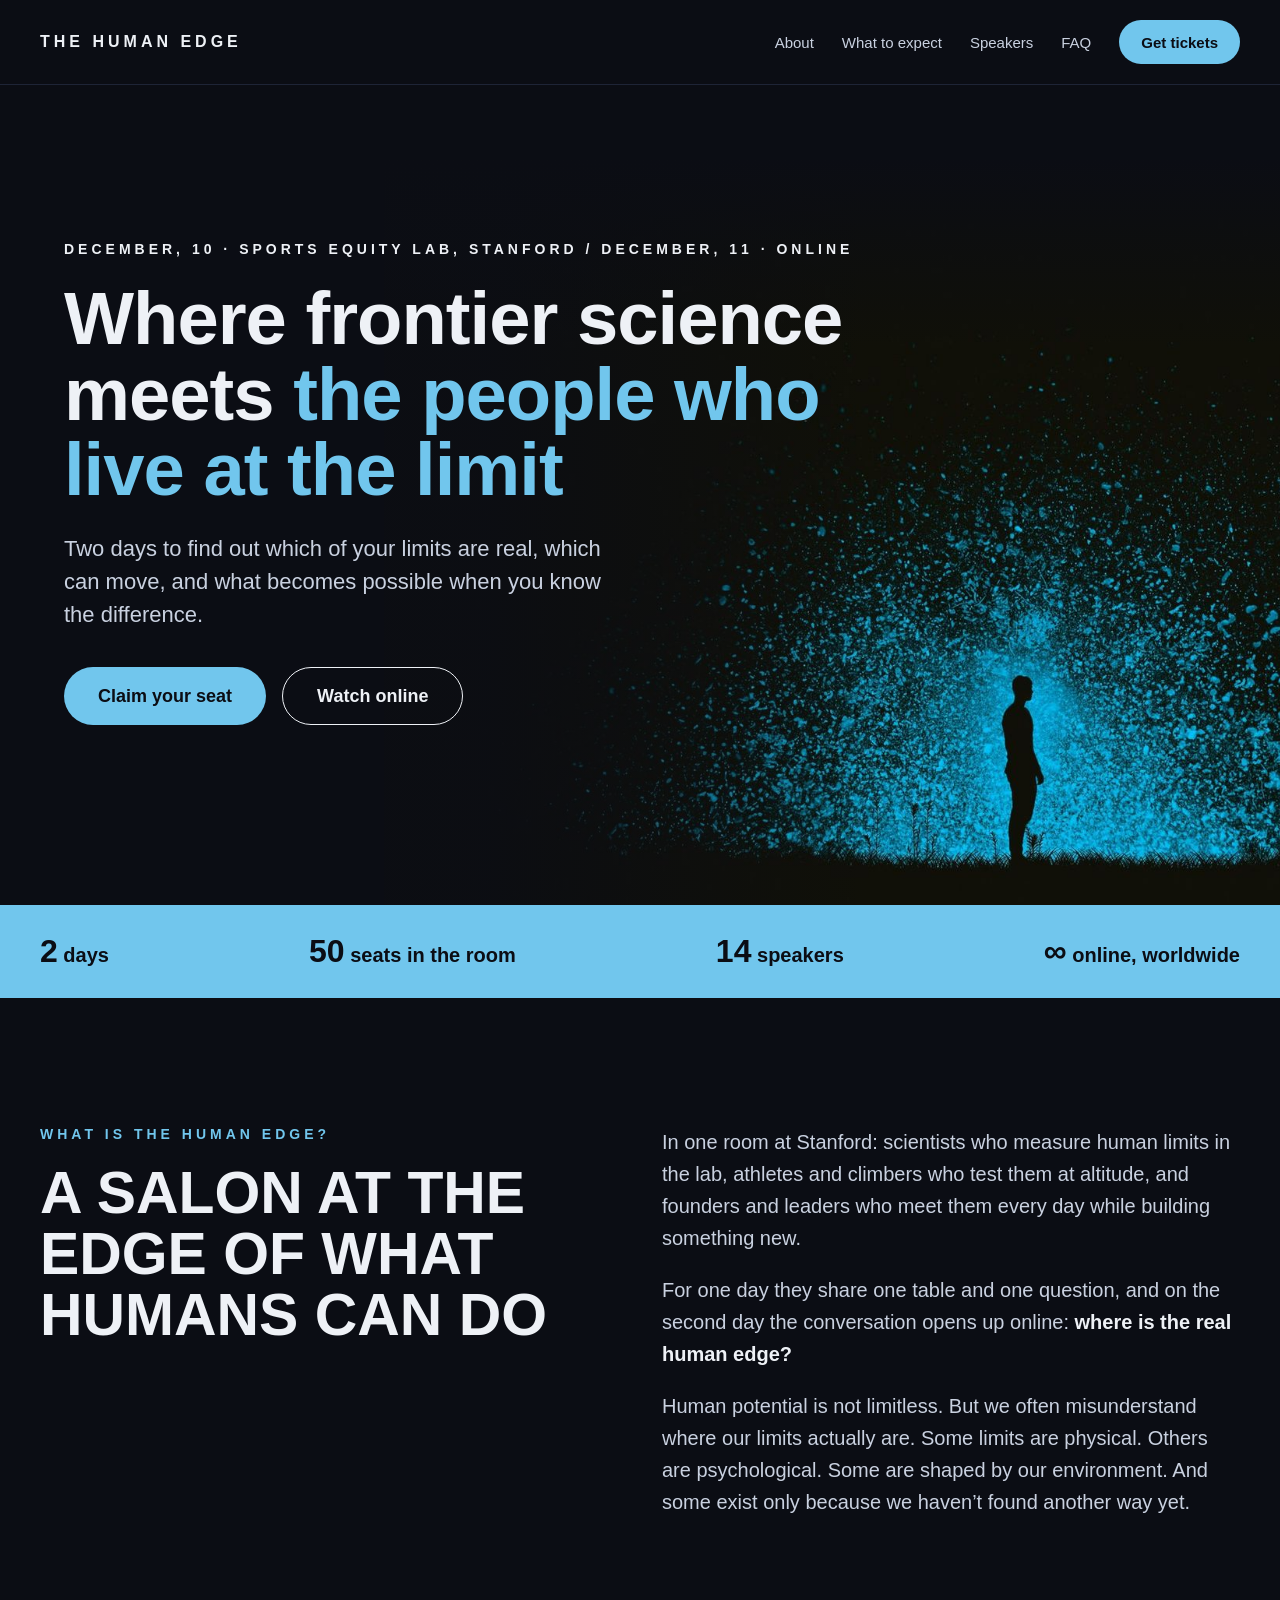
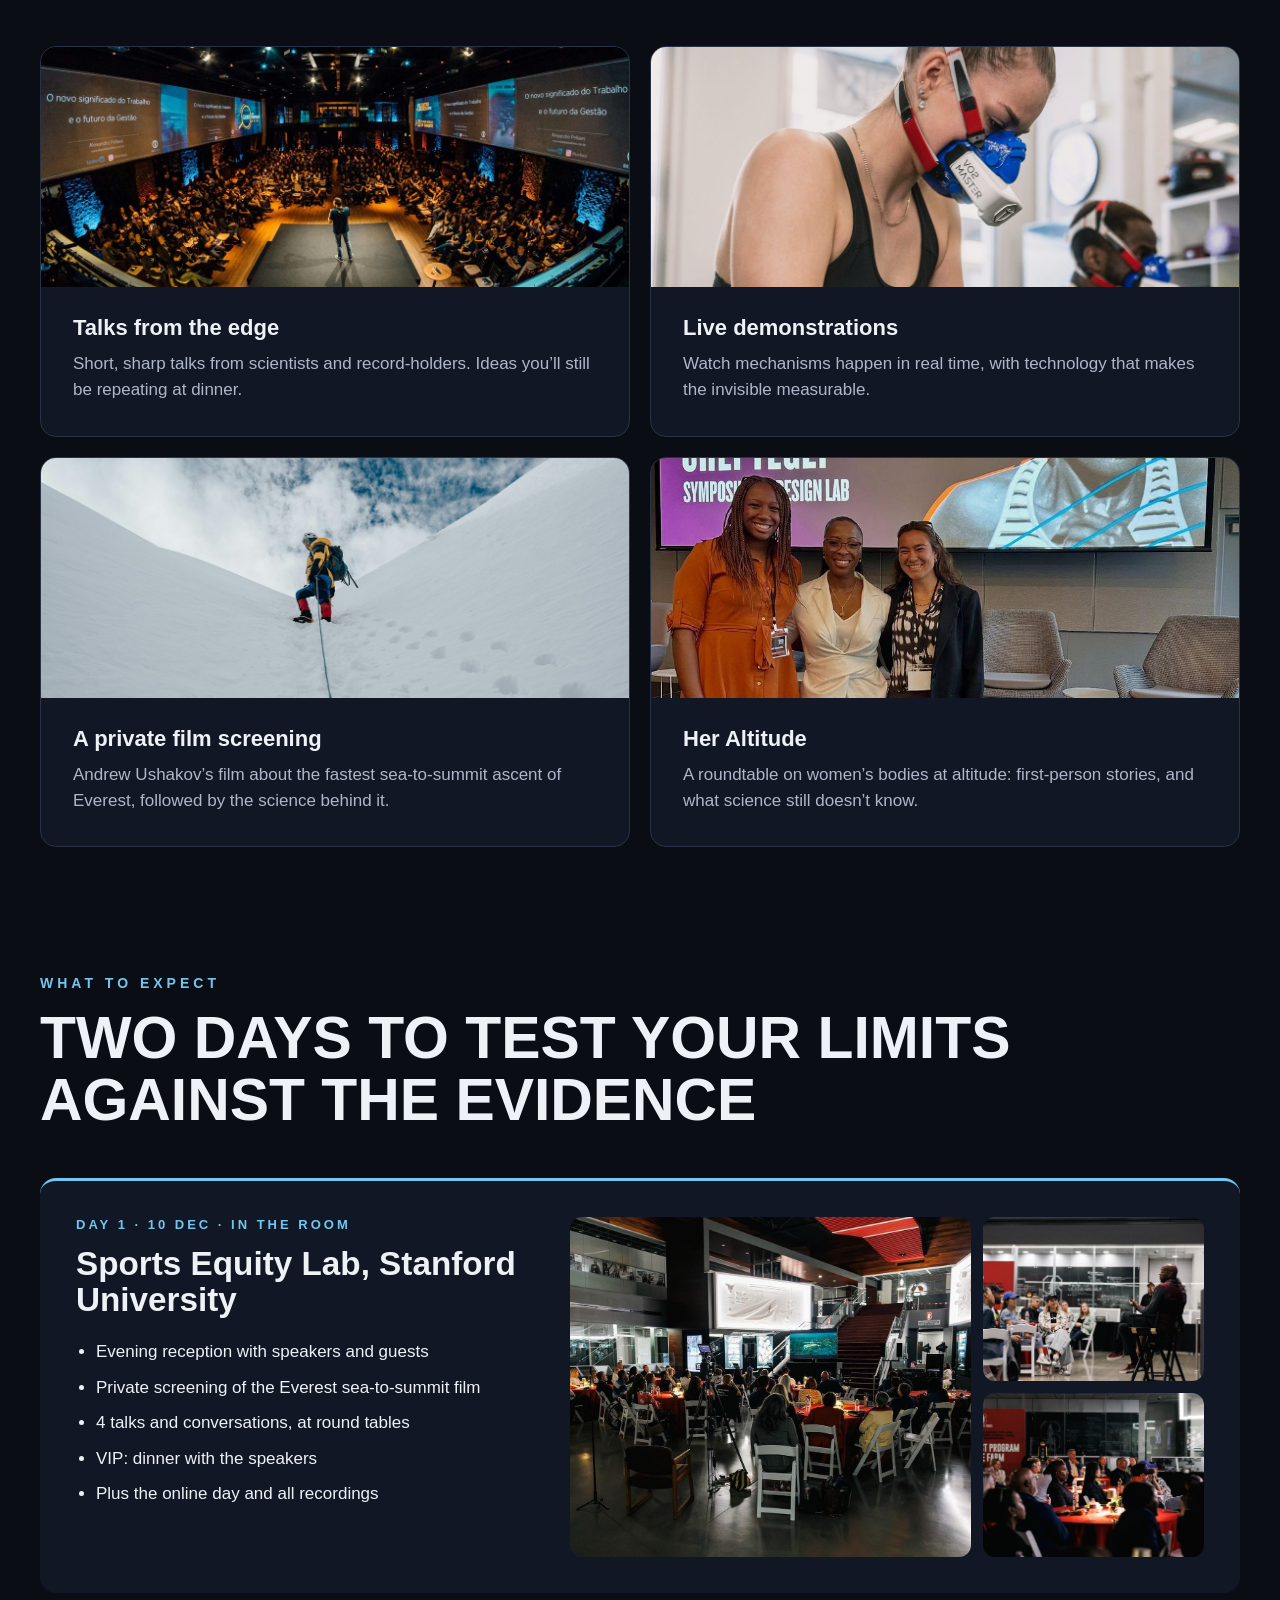
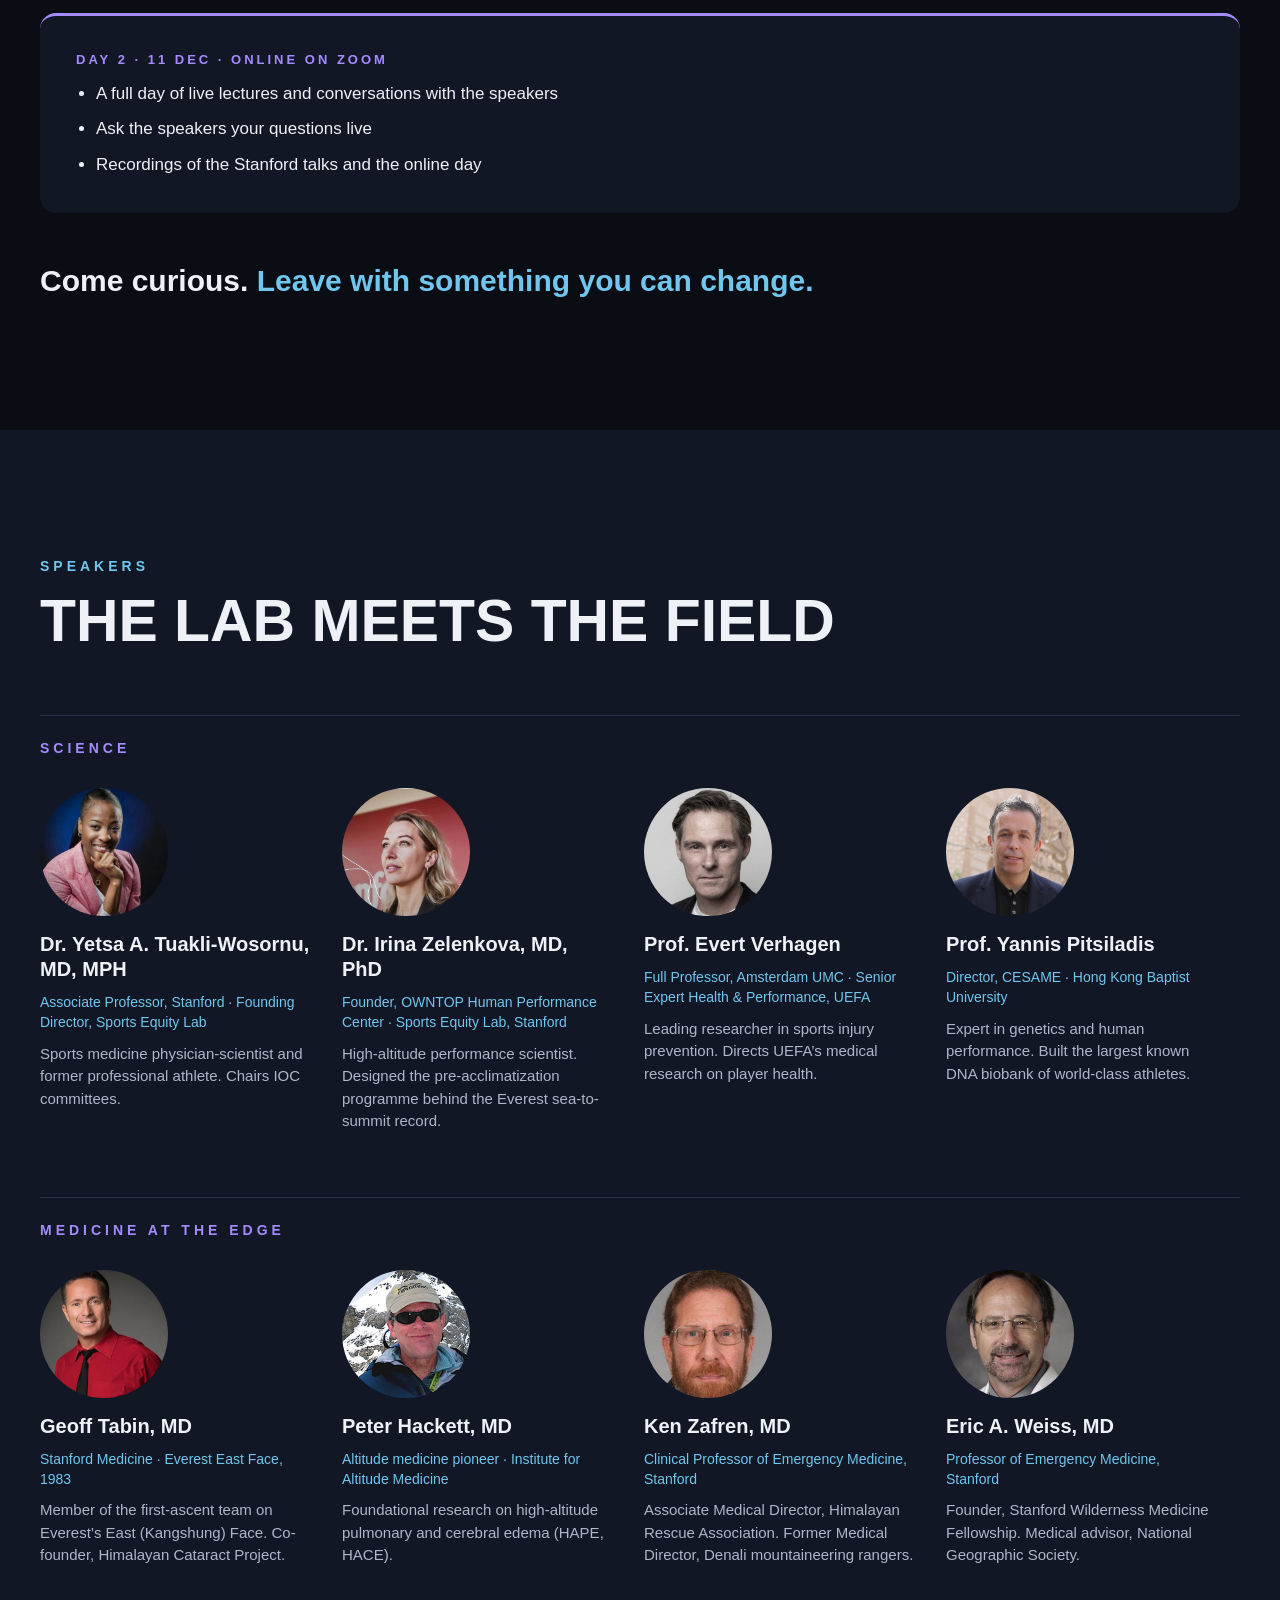
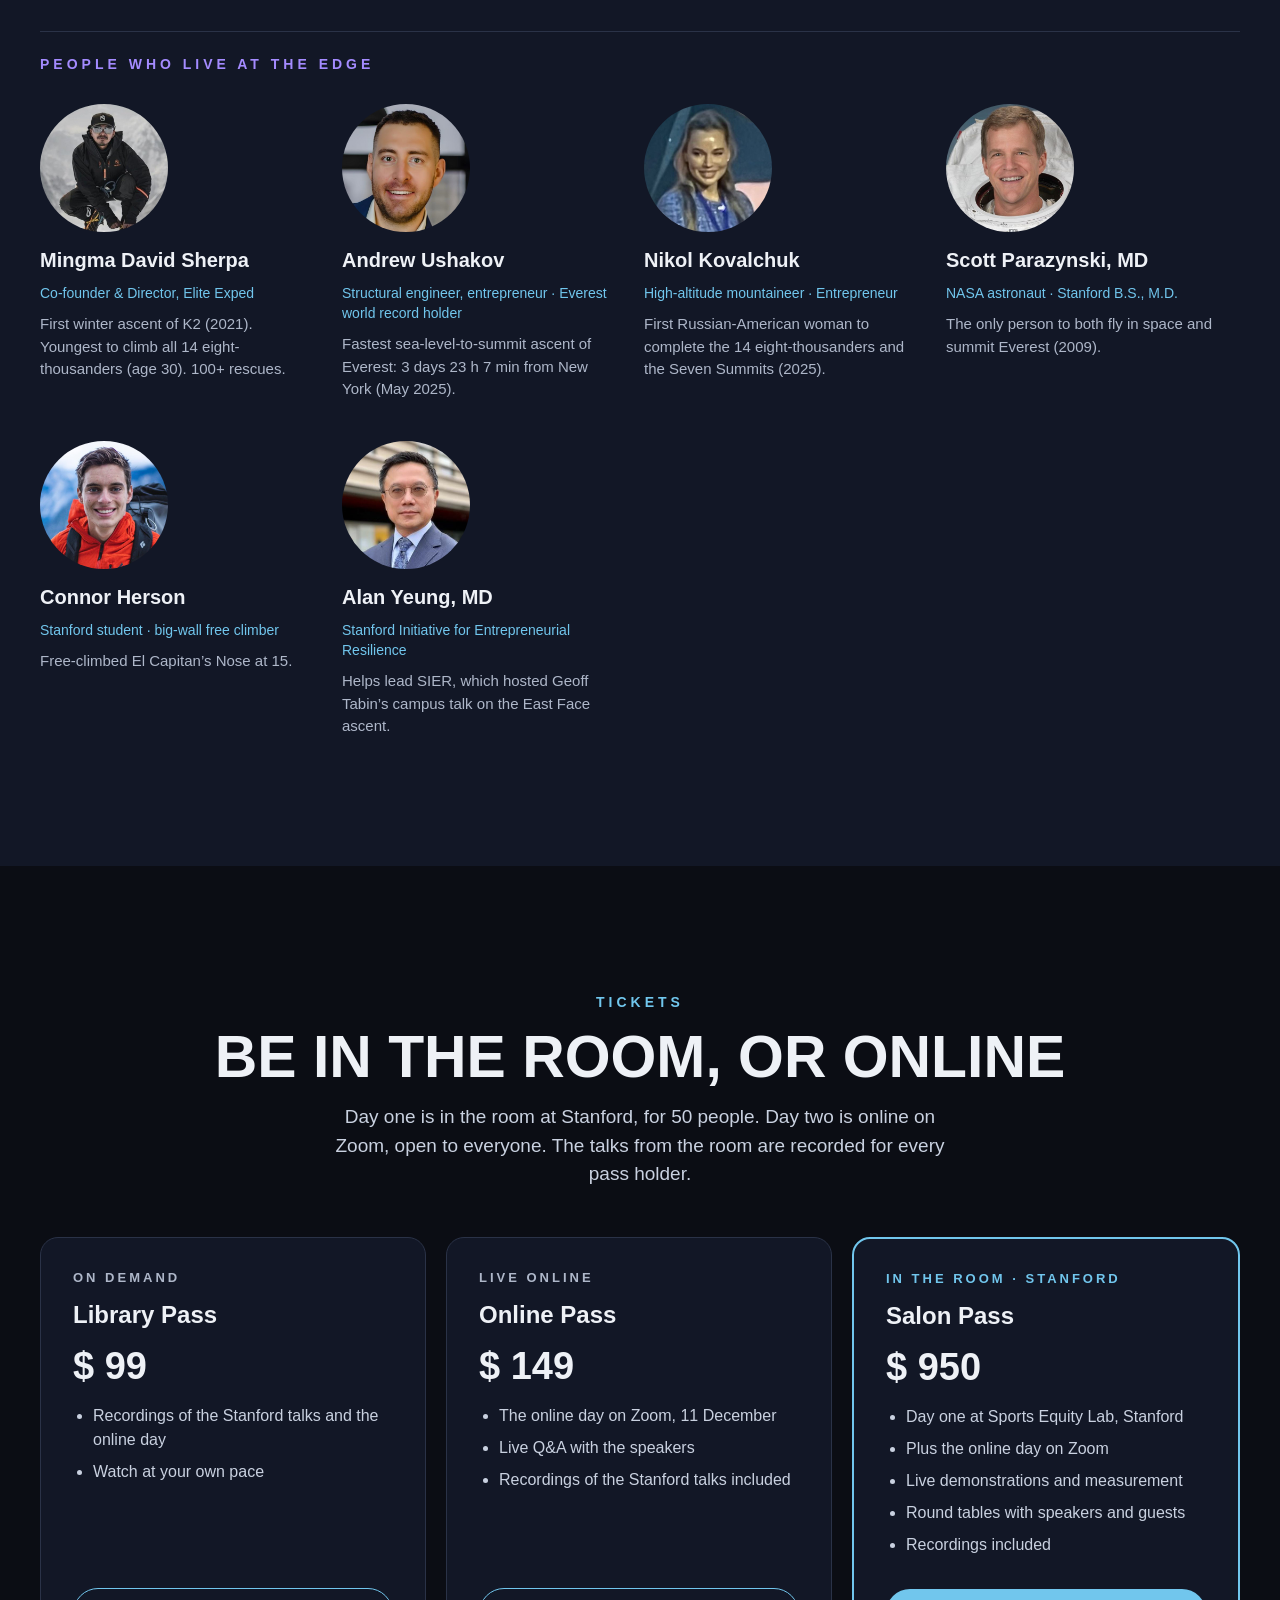
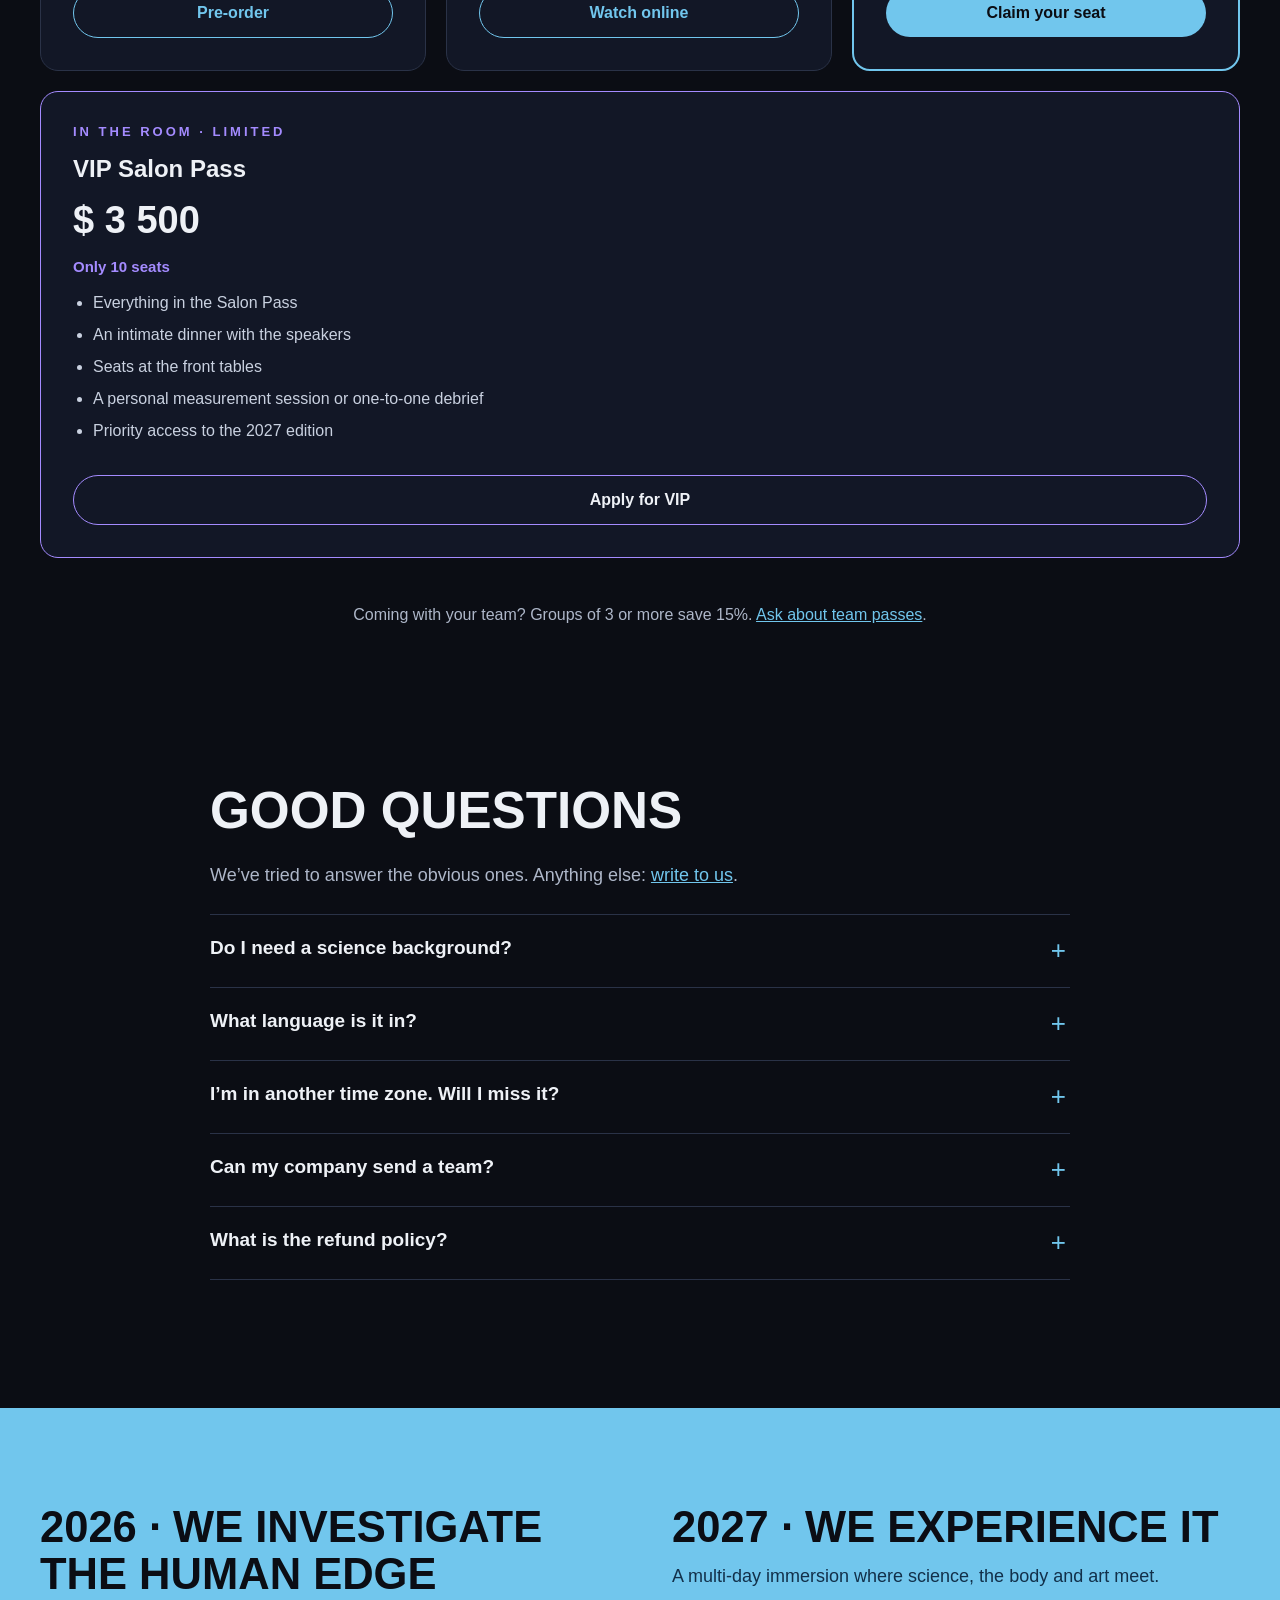
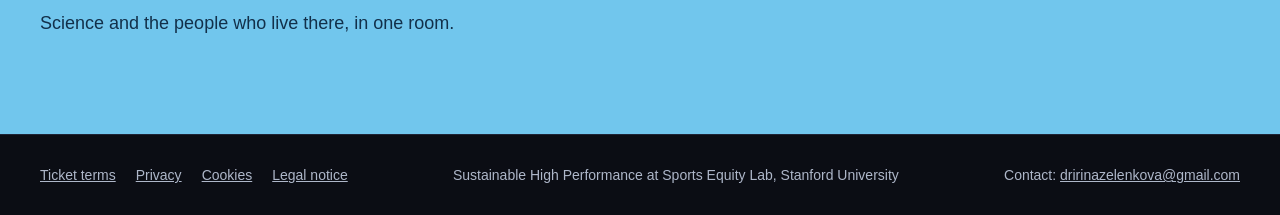
<file: index.html>
<!doctype html>
<html lang="en">
<head>
<meta charset="utf-8">
<meta name="viewport" content="width=device-width, initial-scale=1">
<title>The Human Edge · Inaugural Salon · 10–11 December 2026</title>
<meta name="description" content="Two days where frontier science meets the people who live at the limit. An intimate salon at Sports Equity Lab, Stanford University, and live online. 10–11 December 2026.">
<meta property="og:type" content="website">
<meta property="og:title" content="The Human Edge · Inaugural Salon">
<meta property="og:description" content="Where frontier science meets the people who live at the limit. 10–11 December 2026 · Sports Equity Lab, Stanford University · Online.">
<meta property="og:image" content="assets/og-image.jpg">
<meta name="twitter:card" content="summary_large_image">
<meta name="theme-color" content="#0B0D14">
<link rel="icon" href="assets/favicon.svg" type="image/svg+xml">
<link rel="stylesheet" href="assets/site.css">
<script src="assets/config.js" defer></script>
</head>
<body>
<div style="background: #0B0D14; color: #EEF1F6; font-family: 'Helvetica Neue', Helvetica, Arial, sans-serif; width: 100%;">

<header style="position: relative; z-index: 2; border-bottom: 1px solid #1E2436;">
<div style="max-width: 1200px; margin: 0 auto; padding: 20px 24px; display: flex; flex-wrap: wrap; align-items: center; justify-content: space-between; gap: 16px;">
<a href="#top" style="color: #EEF1F6; text-decoration: none; font-weight: 700; font-size: 16px; letter-spacing: 4px; text-transform: uppercase;">The Human Edge</a>
<nav aria-label="Main" style="display: flex; flex-wrap: wrap; align-items: center; gap: 28px; font-size: 15px;">
<a href="#about" style="color: #C9D1E0; text-decoration: none;">About</a>
<a href="#expect" style="color: #C9D1E0; text-decoration: none;">What to expect</a>
<a href="#speakers" style="color: #C9D1E0; text-decoration: none;">Speakers</a>
<a href="#faq" style="color: #C9D1E0; text-decoration: none;">FAQ</a>
<a href="#tickets" style="display: inline-flex; align-items: center; min-height: 44px; padding: 0 22px; background: #71C6ED; color: #0B0D14; border-radius: 999px; font-weight: 700; text-decoration: none;">Get tickets</a>
</nav>
</div>
</header>

<section id="top" style="position: relative; overflow: hidden; min-height: 820px; display: flex; align-items: center;">
<img loading="lazy" class="hero-img" src="assets/bg-cover.jpg" alt="" aria-hidden="true" style="position: absolute; top: 70px; left: 30%; width: 100%; height: 100%; object-fit: cover; object-position: center 70%;">
<div class="hero-shade" aria-hidden="true" style="position: absolute; inset: 0; background: linear-gradient(180deg, #0B0D14 0%, #0B0D14 9%, rgba(11,13,20,0) 32%), linear-gradient(90deg, #0B0D14 0%, rgba(11,13,20,0.85) 38%, rgba(11,13,20,0) 68%);"></div>
<div style="position: relative; max-width: 1200px; width: 100%; margin: 0 auto; padding: 96px 24px 120px; box-sizing: border-box; display: flex; flex-direction: column; align-items: flex-start; text-align: left; gap: 24px;">
<p style="margin: 0; font-size: 14px; letter-spacing: 4px; text-transform: uppercase; font-weight: 700; color: #EEF1F6;">DECEMBER, 10 · SPORTS EQUITY LAB, STANFORD / DECEMBER, 11 · ONLINE</p>
<h1 style="margin: 0; font-size: clamp(44px, 5.8vw, 84px); line-height: 1.02; font-weight: 700; letter-spacing: -1px; max-width: 780px;">Where frontier science meets <span style="color: rgb(113, 198, 237)">the people who live at the limit</span></h1>
<p style="margin: 0; font-size: clamp(18px, 2vw, 22px); line-height: 1.5; color: #C9D1E0; max-width: 560px;">Two days to find out which of your limits are real, which can move, and what becomes possible when you know the difference.</p>
<div style="display: flex; flex-wrap: wrap; justify-content: flex-start; gap: 16px; margin-top: 12px;">
<a href="#tickets" style="display: inline-flex; align-items: center; min-height: 56px; padding: 0 34px; background: #71C6ED; color: #0B0D14; border-radius: 999px; font-weight: 700; font-size: 18px; text-decoration: none;">Claim your seat</a>
<a href="#tickets" style="display: inline-flex; align-items: center; min-height: 56px; padding: 0 34px; border: 1px solid #EEF1F6; color: #EEF1F6; border-radius: 999px; font-weight: 700; font-size: 18px; text-decoration: none;">Watch online</a>
</div>
</div>
</section>

<section aria-label="Key facts" style="background: #71C6ED; color: #0B0D14;">
<div style="max-width: 1200px; margin: 0 auto; padding: 28px 24px; display: flex; flex-wrap: wrap; justify-content: space-between; gap: 20px 40px;">
<p style="margin: 0; font-size: 20px; font-weight: 700;"><span style="font-size: 32px;">2</span> days</p>
<p style="margin: 0; font-size: 20px; font-weight: 700;"><span style="font-size: 32px;">50</span> seats in the room</p>
<p style="margin: 0; font-size: 20px; font-weight: 700;"><span style="font-size: 32px;">14</span> speakers</p>
<p style="margin: 0; font-size: 20px; font-weight: 700;"><span style="font-size: 32px;">∞</span> online, worldwide</p>
</div>
</section>

<section id="about" style="padding: 128px 0; background: #0B0D14;">
<div style="max-width: 1200px; margin: 0 auto; padding: 0 24px; display: flex; flex-wrap: wrap; gap: 64px; align-items: flex-start;">
<div style="flex: 1 1 440px; min-width: 0; display: flex; flex-direction: column; gap: 20px;">
<p style="margin: 0; font-size: 14px; letter-spacing: 4px; text-transform: uppercase; font-weight: 700; color: #71C6ED;">What is The Human Edge?</p>
<h2 style="margin: 0; font-size: clamp(36px, 4.6vw, 60px); line-height: 1.04; font-weight: 700; text-transform: uppercase;">A salon at the edge of what humans can do</h2>
</div>
<div style="flex: 1 1 460px; min-width: 0; display: flex; flex-direction: column; gap: 20px; font-size: 20px; line-height: 1.6; color: #C9D1E0;">
<p style="margin: 0;">In one room at Stanford: scientists who measure human limits in the lab, athletes and climbers who test them at altitude, and founders and leaders who meet them every day while building something new.</p>
<p style="margin: 0;">For one day they share one table and one question, and on the second day the conversation opens up online: <span style="color: #EEF1F6; font-weight: 700;">where is the real human edge?</span></p>
<p style="margin: 0;">Human potential is not limitless. But we often misunderstand where our limits actually are. Some limits are physical. Others are psychological. Some are shaped by our environment.&nbsp;And some exist only because we haven’t found another way yet.<br></p>
</div>
</div>
</section>

<section aria-label="Formats" style="padding: 0 0 128px; background: #0B0D14;">
<div style="max-width: 1200px; margin: 0 auto; padding: 0 24px;">
<div style="display: flex; flex-wrap: wrap; gap: 20px;">
<div style="flex: 1 1 440px; min-width: 0; overflow: hidden; background: #121726; border: 1px solid #2A3247; border-radius: 16px; display: flex; flex-direction: column;">
<img loading="lazy" src="assets/talks-stage.jpg" alt="Speaker on stage in front of a large audience" style="width: 100%; height: 240px; object-fit: cover; object-position: center 75%;">
<div style="padding: 28px 32px 32px; display: flex; flex-direction: column; gap: 10px;">
<h3 style="margin: 0; font-size: 22px; font-weight: 700;">Talks from the edge</h3>
<p style="margin: 0; font-size: 17px; line-height: 1.55; color: #AEB7C9;">Short, sharp talks from scientists and record-holders. Ideas you’ll still be repeating at dinner.</p>
</div>
</div>
<div style="flex: 1 1 440px; min-width: 0; overflow: hidden; background: #121726; border: 1px solid #2A3247; border-radius: 16px; display: flex; flex-direction: column;">
<img loading="lazy" src="assets/demo-vo2.jpg" alt="Athletes in breathing masks during a VO2 max test" style="width: 100%; height: 240px; object-fit: cover; object-position: center 17%;">
<div style="padding: 28px 32px 32px; display: flex; flex-direction: column; gap: 10px;">
<h3 style="margin: 0; font-size: 22px; font-weight: 700;">Live demonstrations</h3>
<p style="margin: 0; font-size: 17px; line-height: 1.55; color: #AEB7C9;">Watch mechanisms happen in real time, with technology that makes the invisible measurable.</p>
</div>
</div>
<div style="flex: 1 1 440px; min-width: 0; overflow: hidden; background: #121726; border: 1px solid #2A3247; border-radius: 16px; display: flex; flex-direction: column;">
<img loading="lazy" src="assets/film-climber.jpg" alt="Climber on a roped ascent up a snow slope" style="width: 100%; height: 240px; object-fit: cover; object-position: center 45%;">
<div style="padding: 28px 32px 32px; display: flex; flex-direction: column; gap: 10px;">
<h3 style="margin: 0; font-size: 22px; font-weight: 700;">A private film screening</h3>
<p style="margin: 0; font-size: 17px; line-height: 1.55; color: #AEB7C9;">Andrew Ushakov’s film about the fastest sea-to-summit ascent of Everest, followed by the science behind it.</p>
</div>
</div>
<div style="flex: 1 1 440px; min-width: 0; overflow: hidden; background: #121726; border: 1px solid #2A3247; border-radius: 16px; display: flex; flex-direction: column;">
<img loading="lazy" src="assets/venue-4.jpg" alt="Speakers at a Sports Equity Lab symposium" style="width: 100%; height: 240px; object-fit: cover; object-position: center 40%;">
<div style="padding: 28px 32px 32px; display: flex; flex-direction: column; gap: 10px;">
<h3 style="margin: 0; font-size: 22px; font-weight: 700;">Her Altitude</h3>
<p style="margin: 0; font-size: 17px; line-height: 1.55; color: #AEB7C9;">A roundtable on women’s bodies at altitude: first-person stories, and what science still doesn’t know.</p>
</div>
</div>


</div>
</div>
</section>

<section id="expect" style="padding: 0 0 128px; background: #0B0D14;">
<div style="max-width: 1200px; margin: 0 auto; padding: 0 24px; display: flex; flex-direction: column; gap: 48px;">
<div style="display: flex; flex-direction: column; gap: 16px;">
<p style="margin: 0; font-size: 14px; letter-spacing: 4px; text-transform: uppercase; font-weight: 700; color: #71C6ED;">What to expect</p>
<h2 style="margin: 0; font-size: clamp(36px, 4.6vw, 60px); line-height: 1.04; font-weight: 700; text-transform: uppercase;">Two days to test your limits against the evidence</h2>
</div>
<div style="display: flex; flex-wrap: wrap; gap: 20px;">
<div style="flex: 1 1 100%; min-width: 0; padding: 36px; background: #121726; border-top: 3px solid #71C6ED; border-radius: 16px; display: flex; flex-wrap: wrap; gap: 32px;">
<div style="flex: 1 1 340px; min-width: 0; display: flex; flex-direction: column; gap: 14px;">
<p style="margin: 0; font-size: 13px; letter-spacing: 3px; text-transform: uppercase; font-weight: 700; color: #71C6ED;">Day 1 · 10 Dec · In the room</p>
<h3 style="margin: 0 0 6px; font-size: clamp(26px, 2.6vw, 34px); line-height: 1.1; font-weight: 700;">Sports Equity Lab, Stanford University</h3>
<ul style="margin: 0; padding: 0 0 0 20px; display: flex; flex-direction: column; gap: 10px; font-size: 17px; line-height: 1.5; color: #EEF1F6;">
<li>Evening reception with speakers and guests</li>
<li>Private screening of the Everest sea-to-summit film</li>
<li>4 talks and conversations, at round tables</li>
<li>VIP: dinner with the speakers</li>
<li>Plus the online day and all recordings</li>
</ul>
</div>
<div style="flex: 1.6 1 440px; min-width: 0; display: flex; flex-wrap: wrap; gap: 12px;">
<img loading="lazy" src="assets/venue-1.jpg" alt="Evening gathering in a Stanford athletics hall" style="flex: 2 1 280px; min-width: 0; height: 340px; object-fit: cover; border-radius: 12px;">
<div style="flex: 1 1 160px; min-width: 0; display: flex; flex-direction: column; gap: 12px;">
<img loading="lazy" src="assets/venue-2.jpg" alt="Seated discussion with an audience in a Stanford facility" style="width: 100%; height: 164px; object-fit: cover; border-radius: 12px;">
<img loading="lazy" src="assets/venue-3.jpg" alt="Guests at round tables during an evening program" style="width: 100%; height: 164px; object-fit: cover; border-radius: 12px;">
</div>
</div>
</div>
<div style="flex: 1 1 100%; min-width: 0; padding: 36px; background: #121726; border-top: 3px solid #A48BFF; border-radius: 16px; display: flex; flex-direction: column; gap: 14px;">
<p style="margin: 0; font-size: 13px; letter-spacing: 3px; text-transform: uppercase; font-weight: 700; color: #A48BFF;">Day 2 · 11 Dec · Online on Zoom</p>
<ul style="margin: 0; padding: 0 0 0 20px; display: flex; flex-direction: column; gap: 10px; font-size: 17px; line-height: 1.5; color: #EEF1F6;">
<li>A full day of live lectures and conversations with the speakers</li>
<li>Ask the speakers your questions live</li>
<li>Recordings of the Stanford talks and the online day</li>
</ul>
</div>
</div>
<p style="margin: 0; font-size: clamp(22px, 2.4vw, 30px); line-height: 1.35; font-weight: 700;">Come curious. <span style="color: rgb(113, 198, 237)">Leave with something you can change.</span></p>
</div>
</section>

<section id="speakers" style="padding: 128px 0; background: #121726;">
<div style="max-width: 1200px; margin: 0 auto; padding: 0 24px; display: flex; flex-direction: column; gap: 64px;">
<div style="display: flex; flex-direction: column; gap: 16px;">
<p style="margin: 0; font-size: 14px; letter-spacing: 4px; text-transform: uppercase; font-weight: 700; color: #71C6ED;">Speakers</p>
<h2 style="margin: 0; font-size: clamp(36px, 4.6vw, 60px); line-height: 1.04; font-weight: 700; text-transform: uppercase;">The lab meets the field</h2>
</div>
<div style="display: flex; flex-direction: column; gap: 32px;">
<h3 style="margin: 0; padding-top: 24px; border-top: 1px solid #2A3247; font-size: 14px; letter-spacing: 4px; text-transform: uppercase; font-weight: 700; color: #A48BFF;">Science</h3>
<div style="display: flex; flex-wrap: wrap; gap: 40px 32px;">
<div style="flex: 1 1 220px; max-width: 270px; min-width: 0; display: flex; flex-direction: column; gap: 10px;">
<img loading="lazy" src="assets/p-tuakli.jpg" alt="Dr. Yetsa A. Tuakli-Wosornu, MD, MPH" style="width: 128px; height: 128px; object-fit: cover; border-radius: 50%; margin-bottom: 6px;">
<p style="margin: 0; font-size: 20px; line-height: 1.25; font-weight: 700; color: #EEF1F6;">Dr. Yetsa A. Tuakli-Wosornu, MD, MPH</p>
<p style="margin: 0; font-size: 14px; line-height: 1.45; color: #71C6ED;">Associate Professor, Stanford · Founding Director, Sports Equity Lab</p>
<p style="margin: 0; font-size: 15px; line-height: 1.5; color: #AEB7C9;">Sports medicine physician-scientist and former professional athlete. Chairs IOC committees.</p>
</div>
<div style="flex: 1 1 220px; max-width: 270px; min-width: 0; display: flex; flex-direction: column; gap: 10px;">
<img loading="lazy" src="assets/p-zelenkova.jpg" alt="Dr. Irina Zelenkova, MD, PhD" style="width: 128px; height: 128px; object-fit: cover; border-radius: 50%; margin-bottom: 6px;">
<p style="margin: 0; font-size: 20px; line-height: 1.25; font-weight: 700; color: #EEF1F6;">Dr. Irina Zelenkova, MD, PhD</p>
<p style="margin: 0; font-size: 14px; line-height: 1.45; color: #71C6ED;">Founder, OWNTOP Human Performance Center · Sports Equity Lab, Stanford</p>
<p style="margin: 0; font-size: 15px; line-height: 1.5; color: #AEB7C9;">High-altitude performance scientist. Designed the pre-acclimatization programme behind the Everest sea-to-summit record.</p>
</div>
<div style="flex: 1 1 220px; max-width: 270px; min-width: 0; display: flex; flex-direction: column; gap: 10px;">
<img loading="lazy" src="assets/p-verhagen.jpg" alt="Prof. Evert Verhagen" style="width: 128px; height: 128px; object-fit: cover; border-radius: 50%; margin-bottom: 6px;">
<p style="margin: 0; font-size: 20px; line-height: 1.25; font-weight: 700; color: #EEF1F6;">Prof. Evert Verhagen</p>
<p style="margin: 0; font-size: 14px; line-height: 1.45; color: #71C6ED;">Full Professor, Amsterdam UMC · Senior Expert Health &amp; Performance, UEFA</p>
<p style="margin: 0; font-size: 15px; line-height: 1.5; color: #AEB7C9;">Leading researcher in sports injury prevention. Directs UEFA’s medical research on player health.</p>
</div>
<div style="flex: 1 1 220px; max-width: 270px; min-width: 0; display: flex; flex-direction: column; gap: 10px;">
<img loading="lazy" src="assets/p-pitsiladis.jpg" alt="Prof. Yannis Pitsiladis" style="width: 128px; height: 128px; object-fit: cover; border-radius: 50%; margin-bottom: 6px;">
<p style="margin: 0; font-size: 20px; line-height: 1.25; font-weight: 700; color: #EEF1F6;">Prof. Yannis Pitsiladis</p>
<p style="margin: 0; font-size: 14px; line-height: 1.45; color: #71C6ED;">Director, CESAME · Hong Kong Baptist University</p>
<p style="margin: 0; font-size: 15px; line-height: 1.5; color: #AEB7C9;">Expert in genetics and human performance. Built the largest known DNA biobank of world-class athletes.</p>
</div>
</div></div>
<div style="display: flex; flex-direction: column; gap: 32px;">
<h3 style="margin: 0; padding-top: 24px; border-top: 1px solid #2A3247; font-size: 14px; letter-spacing: 4px; text-transform: uppercase; font-weight: 700; color: #A48BFF;">Medicine at the edge</h3>
<div style="display: flex; flex-wrap: wrap; gap: 40px 32px;">
<div style="flex: 1 1 220px; max-width: 270px; min-width: 0; display: flex; flex-direction: column; gap: 10px;">
<img loading="lazy" src="assets/p-tabin.jpg" alt="Geoff Tabin, MD" style="width: 128px; height: 128px; object-fit: cover; border-radius: 50%; margin-bottom: 6px;">
<p style="margin: 0; font-size: 20px; line-height: 1.25; font-weight: 700; color: #EEF1F6;">Geoff Tabin, MD</p>
<p style="margin: 0; font-size: 14px; line-height: 1.45; color: #71C6ED;">Stanford Medicine · Everest East Face, 1983</p>
<p style="margin: 0; font-size: 15px; line-height: 1.5; color: #AEB7C9;">Member of the first-ascent team on Everest’s East (Kangshung) Face. Co-founder, Himalayan Cataract Project.</p>
</div>
<div style="flex: 1 1 220px; max-width: 270px; min-width: 0; display: flex; flex-direction: column; gap: 10px;">
<img loading="lazy" src="assets/p-hackett.jpg" alt="Peter Hackett, MD" style="width: 128px; height: 128px; object-fit: cover; border-radius: 50%; margin-bottom: 6px;">
<p style="margin: 0; font-size: 20px; line-height: 1.25; font-weight: 700; color: #EEF1F6;">Peter Hackett, MD</p>
<p style="margin: 0; font-size: 14px; line-height: 1.45; color: #71C6ED;">Altitude medicine pioneer · Institute for Altitude Medicine</p>
<p style="margin: 0; font-size: 15px; line-height: 1.5; color: #AEB7C9;">Foundational research on high-altitude pulmonary and cerebral edema (HAPE, HACE).</p>
</div>
<div style="flex: 1 1 220px; max-width: 270px; min-width: 0; display: flex; flex-direction: column; gap: 10px;">
<img loading="lazy" src="assets/p-zafren.jpg" alt="Ken Zafren, MD" style="width: 128px; height: 128px; object-fit: cover; border-radius: 50%; margin-bottom: 6px;">
<p style="margin: 0; font-size: 20px; line-height: 1.25; font-weight: 700; color: #EEF1F6;">Ken Zafren, MD</p>
<p style="margin: 0; font-size: 14px; line-height: 1.45; color: #71C6ED;">Clinical Professor of Emergency Medicine, Stanford</p>
<p style="margin: 0; font-size: 15px; line-height: 1.5; color: #AEB7C9;">Associate Medical Director, Himalayan Rescue Association. Former Medical Director, Denali mountaineering rangers.</p>
</div>
<div style="flex: 1 1 220px; max-width: 270px; min-width: 0; display: flex; flex-direction: column; gap: 10px;">
<img loading="lazy" src="assets/p-weiss.jpg" alt="Eric A. Weiss, MD" style="width: 128px; height: 128px; object-fit: cover; border-radius: 50%; margin-bottom: 6px;">
<p style="margin: 0; font-size: 20px; line-height: 1.25; font-weight: 700; color: #EEF1F6;">Eric A. Weiss, MD</p>
<p style="margin: 0; font-size: 14px; line-height: 1.45; color: #71C6ED;">Professor of Emergency Medicine, Stanford</p>
<p style="margin: 0; font-size: 15px; line-height: 1.5; color: #AEB7C9;">Founder, Stanford Wilderness Medicine Fellowship. Medical advisor, National Geographic Society.</p>
</div>
</div></div>
<div style="display: flex; flex-direction: column; gap: 32px;">
<h3 style="margin: 0; padding-top: 24px; border-top: 1px solid #2A3247; font-size: 14px; letter-spacing: 4px; text-transform: uppercase; font-weight: 700; color: #A48BFF;">People who live at the edge</h3>
<div style="display: flex; flex-wrap: wrap; gap: 40px 32px;">
<div style="flex: 1 1 220px; max-width: 270px; min-width: 0; display: flex; flex-direction: column; gap: 10px;">
<img loading="lazy" src="assets/p-mingma.jpg" alt="Mingma David Sherpa" style="width: 128px; height: 128px; object-fit: cover; border-radius: 50%; margin-bottom: 6px;">
<p style="margin: 0; font-size: 20px; line-height: 1.25; font-weight: 700; color: #EEF1F6;">Mingma David Sherpa</p>
<p style="margin: 0; font-size: 14px; line-height: 1.45; color: #71C6ED;">Co-founder &amp; Director, Elite Exped</p>
<p style="margin: 0; font-size: 15px; line-height: 1.5; color: #AEB7C9;">First winter ascent of K2 (2021). Youngest to climb all 14 eight-thousanders (age 30). 100+ rescues.</p>
</div>
<div style="flex: 1 1 220px; max-width: 270px; min-width: 0; display: flex; flex-direction: column; gap: 10px;">
<img loading="lazy" src="assets/p-ushakov-face.jpg" alt="Andrew Ushakov" style="width: 128px; height: 128px; object-fit: cover; border-radius: 50%; margin-bottom: 6px;">
<p style="margin: 0; font-size: 20px; line-height: 1.25; font-weight: 700; color: #EEF1F6;">Andrew Ushakov</p>
<p style="margin: 0; font-size: 14px; line-height: 1.45; color: #71C6ED;">Structural engineer, entrepreneur · Everest world record holder</p>
<p style="margin: 0; font-size: 15px; line-height: 1.5; color: #AEB7C9;">Fastest sea-level-to-summit ascent of Everest: 3 days 23 h 7 min from New York (May 2025).</p>
</div>
<div style="flex: 1 1 220px; max-width: 270px; min-width: 0; display: flex; flex-direction: column; gap: 10px;">
<img loading="lazy" src="assets/p-kovalchuk.jpg" alt="Nikol Kovalchuk" style="width: 128px; height: 128px; object-fit: cover; border-radius: 50%; margin-bottom: 6px;">
<p style="margin: 0; font-size: 20px; line-height: 1.25; font-weight: 700; color: #EEF1F6;">Nikol Kovalchuk</p>
<p style="margin: 0; font-size: 14px; line-height: 1.45; color: #71C6ED;">High-altitude mountaineer · Entrepreneur</p>
<p style="margin: 0; font-size: 15px; line-height: 1.5; color: #AEB7C9;">First Russian-American woman to complete the 14 eight-thousanders and the Seven Summits (2025).</p>
</div>
<div style="flex: 1 1 220px; max-width: 270px; min-width: 0; display: flex; flex-direction: column; gap: 10px;">
<img loading="lazy" src="assets/p-parazynski.jpg" alt="Scott Parazynski, MD" style="width: 128px; height: 128px; object-fit: cover; border-radius: 50%; margin-bottom: 6px;">
<p style="margin: 0; font-size: 20px; line-height: 1.25; font-weight: 700; color: #EEF1F6;">Scott Parazynski, MD</p>
<p style="margin: 0; font-size: 14px; line-height: 1.45; color: #71C6ED;">NASA astronaut · Stanford B.S., M.D.</p>
<p style="margin: 0; font-size: 15px; line-height: 1.5; color: #AEB7C9;">The only person to both fly in space and summit Everest (2009).</p>
</div>
<div style="flex: 1 1 220px; max-width: 270px; min-width: 0; display: flex; flex-direction: column; gap: 10px;">
<img loading="lazy" src="assets/p-herson.jpg" alt="Connor Herson" style="width: 128px; height: 128px; object-fit: cover; border-radius: 50%; margin-bottom: 6px;">
<p style="margin: 0; font-size: 20px; line-height: 1.25; font-weight: 700; color: #EEF1F6;">Connor Herson</p>
<p style="margin: 0; font-size: 14px; line-height: 1.45; color: #71C6ED;">Stanford student · big-wall free climber</p>
<p style="margin: 0; font-size: 15px; line-height: 1.5; color: #AEB7C9;">Free-climbed El Capitan’s Nose at 15.</p>
</div>
<div style="flex: 1 1 220px; max-width: 270px; min-width: 0; display: flex; flex-direction: column; gap: 10px;">
<img loading="lazy" src="assets/p-yeung.jpg" alt="Alan Yeung, MD" style="width: 128px; height: 128px; object-fit: cover; border-radius: 50%; margin-bottom: 6px;">
<p style="margin: 0; font-size: 20px; line-height: 1.25; font-weight: 700; color: #EEF1F6;">Alan Yeung, MD</p>
<p style="margin: 0; font-size: 14px; line-height: 1.45; color: #71C6ED;">Stanford Initiative for Entrepreneurial Resilience</p>
<p style="margin: 0; font-size: 15px; line-height: 1.5; color: #AEB7C9;">Helps lead SIER, which hosted Geoff Tabin’s campus talk on the East Face ascent.</p>
</div>
</div></div>
</div>
</section>

<section id="tickets" style="padding: 128px 0; background: #0B0D14;">
<div style="max-width: 1200px; margin: 0 auto; padding: 0 24px; display: flex; flex-direction: column; gap: 48px;">
<div style="display: flex; flex-direction: column; gap: 16px; align-items: center; text-align: center;">
<p style="margin: 0; font-size: 14px; letter-spacing: 4px; text-transform: uppercase; font-weight: 700; color: #71C6ED;">Tickets</p>
<h2 style="margin: 0; font-size: clamp(36px, 4.6vw, 60px); line-height: 1.04; font-weight: 700; text-transform: uppercase;">Be in the room, or online</h2>
<p style="margin: 0; font-size: 19px; line-height: 1.5; color: #C9D1E0; max-width: 640px;">Day one is in the room at Stanford, for 50 people. Day two is online on Zoom, open to everyone. The talks from the room are recorded for every pass holder.</p>
</div>
<div style="display: flex; flex-wrap: wrap; gap: 20px; align-items: stretch;">
<div style="flex: 1 1 250px; min-width: 0; padding: 32px; background: #121726; border: 1px solid #2A3247; border-radius: 18px; display: flex; flex-direction: column; gap: 16px;">
<p style="margin: 0; font-size: 13px; letter-spacing: 3px; text-transform: uppercase; font-weight: 700; color: #AEB7C9;">On demand</p>
<h3 style="margin: 0; font-size: 24px; font-weight: 700;">Library Pass</h3>
<p style="margin: 0; font-size: 38px; font-weight: 700;">$ 99</p>
<ul style="margin: 0; padding: 0 0 0 20px; display: flex; flex-direction: column; gap: 8px; font-size: 16px; line-height: 1.5; color: #C9D1E0;">
<li>Recordings of the Stanford talks and the online day</li>
<li>Watch at your own pace</li>
</ul>
<div style="flex: 1;"></div>
<a href="#tickets" data-pay="LIBRARY_PASS_URL" style="display: inline-flex; justify-content: center; align-items: center; min-height: 48px; border: 1px solid #71C6ED; color: #71C6ED; border-radius: 999px; font-weight: 700; text-decoration: none;">Pre-order</a>
</div>
<div style="flex: 1 1 250px; min-width: 0; padding: 32px; background: #121726; border: 1px solid #2A3247; border-radius: 18px; display: flex; flex-direction: column; gap: 16px;">
<p style="margin: 0; font-size: 13px; letter-spacing: 3px; text-transform: uppercase; font-weight: 700; color: #AEB7C9;">Live online</p>
<h3 style="margin: 0; font-size: 24px; font-weight: 700;">Online Pass</h3>
<p style="margin: 0; font-size: 38px; font-weight: 700;">$ 149</p>

<ul style="margin: 0; padding: 0 0 0 20px; display: flex; flex-direction: column; gap: 8px; font-size: 16px; line-height: 1.5; color: #C9D1E0;">
<li>The online day on Zoom, 11 December</li>
<li>Live Q&amp;A with the speakers</li>
<li>Recordings of the Stanford talks included</li>
</ul>
<div style="flex: 1;"></div>
<a href="#tickets" data-pay="ONLINE_PASS_URL" style="display: inline-flex; justify-content: center; align-items: center; min-height: 48px; border: 1px solid #71C6ED; color: #71C6ED; border-radius: 999px; font-weight: 700; text-decoration: none;">Watch online</a>
</div>
<div style="flex: 1 1 250px; min-width: 0; padding: 32px; background: #121726; border: 2px solid #71C6ED; border-radius: 18px; display: flex; flex-direction: column; gap: 16px;">
<p style="margin: 0; font-size: 13px; letter-spacing: 3px; text-transform: uppercase; font-weight: 700; color: #71C6ED;">In the room · Stanford</p>
<h3 style="margin: 0; font-size: 24px; font-weight: 700;">Salon Pass</h3>
<p style="margin: 0; font-size: 38px; font-weight: 700;">$ 950</p>

<ul style="margin: 0; padding: 0 0 0 20px; display: flex; flex-direction: column; gap: 8px; font-size: 16px; line-height: 1.5; color: #C9D1E0;">
<li>Day one at Sports Equity Lab, Stanford</li>
<li>Plus the online day on Zoom</li>
<li>Live demonstrations and measurement</li>
<li>Round tables with speakers and guests</li>
<li>Recordings included</li>
</ul>
<div style="flex: 1;"></div>
<a href="#tickets" data-pay="SALON_PASS_URL" style="display: inline-flex; justify-content: center; align-items: center; min-height: 48px; background: #71C6ED; color: #0B0D14; border-radius: 999px; font-weight: 700; text-decoration: none;">Claim your seat</a>
</div>
<div style="flex: 1 1 250px; min-width: 0; padding: 32px; background: #121726; border: 1px solid #A48BFF; border-radius: 18px; display: flex; flex-direction: column; gap: 16px;">
<p style="margin: 0; font-size: 13px; letter-spacing: 3px; text-transform: uppercase; font-weight: 700; color: #A48BFF;">In the room · Limited</p>
<h3 style="margin: 0; font-size: 24px; font-weight: 700;">VIP Salon Pass</h3>
<p style="margin: 0; font-size: 38px; font-weight: 700;">$ 3 500</p>
<p style="margin: 0; font-size: 15px; font-weight: 700; color: #A48BFF;">Only 10 seats</p>
<ul style="margin: 0; padding: 0 0 0 20px; display: flex; flex-direction: column; gap: 8px; font-size: 16px; line-height: 1.5; color: #C9D1E0;">
<li>Everything in the Salon Pass</li>
<li>An intimate dinner with the speakers</li>
<li>Seats at the front tables</li>
<li>A personal measurement session or one-to-one debrief&nbsp;</li>
<li>Priority access to the 2027 edition</li>
</ul>
<div style="flex: 1;"></div>
<a href="#tickets" data-pay="VIP_PASS_URL" style="display: inline-flex; justify-content: center; align-items: center; min-height: 48px; border: 1px solid #A48BFF; color: #EEF1F6; border-radius: 999px; font-weight: 700; text-decoration: none;">Apply for VIP</a>
</div>
</div>
<p style="margin: 0; text-align: center; font-size: 16px; color: #AEB7C9;">Coming with your team? Groups of 3 or more save 15%. <a href="mailto:dririnazelenkova@gmail.com">Ask about team passes</a>.</p>
</div>
</section>

<section id="faq" style="padding: 32px 0 128px; background: #0B0D14;">
<div style="max-width: 860px; margin: 0 auto; padding: 0 24px; display: flex; flex-direction: column; gap: 28px;">
<h2 style="margin: 0; font-size: clamp(32px, 4vw, 52px); line-height: 1.05; font-weight: 700; text-transform: uppercase;">Good questions</h2>
<p style="margin: 0; font-size: 18px; color: #AEB7C9;">We’ve tried to answer the obvious ones. Anything else: <a href="mailto:dririnazelenkova@gmail.com">write to us</a>.</p>
<div style="display: flex; flex-direction: column;">
<details style="border-top: 1px solid #2A3247; padding: 22px 0;">
<summary style="cursor: pointer; font-size: 19px; font-weight: 700; min-height: 28px;">Do I need a science background?</summary>
<p style="margin: 14px 0 0; font-size: 17px; line-height: 1.6; color: #AEB7C9;">No. Every session is built for curious, intelligent people from any field.</p>
</details>
<details style="border-top: 1px solid #2A3247; padding: 22px 0;">
<summary style="cursor: pointer; font-size: 19px; font-weight: 700; min-height: 28px;">What language is it in?</summary>
<p style="margin: 14px 0 0; font-size: 17px; line-height: 1.6; color: #AEB7C9;">English.</p>
</details>
<details style="border-top: 1px solid #2A3247; padding: 22px 0;">
<summary style="cursor: pointer; font-size: 19px; font-weight: 700; min-height: 28px;">I’m in another time zone. Will I miss it?</summary>
<p style="margin: 14px 0 0; font-size: 17px; line-height: 1.6; color: #AEB7C9;">No. Every pass includes recordings of the talks from Stanford and of the online day, so you can watch whenever suits you.</p>
</details>
<details style="border-top: 1px solid #2A3247; padding: 22px 0;">
<summary style="cursor: pointer; font-size: 19px; font-weight: 700; min-height: 28px;">Can my company send a team?</summary>
<p style="margin: 14px 0 0; font-size: 17px; line-height: 1.6; color: #AEB7C9;">Yes, and we’d love that: what changes one person can change a whole team. Groups of 3 or more save 15% on any pass. Write to us and we’ll set up your team booking.</p>
</details>
<details style="border-top: 1px solid #2A3247; border-bottom: 1px solid #2A3247; padding: 22px 0;">
<summary style="cursor: pointer; font-size: 19px; font-weight: 700; min-height: 28px;">What is the refund policy?</summary>
<p style="margin: 14px 0 0; font-size: 17px; line-height: 1.6; color: #AEB7C9;">All sales are final: tickets are non-refundable. In-person passes can be transferred to another person until 48 hours before the event. If we cancel the event, you get a full refund.</p>
</details>
</div>
</div>
</section>

<section aria-label="2026 and 2027" style="padding: 96px 0; background: #71C6ED; color: #0B0D14;">
<div style="max-width: 1200px; margin: 0 auto; padding: 0 24px; display: flex; flex-wrap: wrap; gap: 40px 64px;">
<div style="flex: 1 1 420px; min-width: 0; display: flex; flex-direction: column; gap: 12px;">
<p style="margin: 0; font-size: clamp(28px, 3.4vw, 44px); line-height: 1.08; font-weight: 700; text-transform: uppercase;">2026 · We investigate the human edge</p>
<p style="margin: 0; font-size: 18px; line-height: 1.55; color: #12304A;">Science and the people who live there, in one room.</p>
</div>
<div style="flex: 1 1 420px; min-width: 0; display: flex; flex-direction: column; gap: 12px;">
<p style="margin: 0; font-size: clamp(28px, 3.4vw, 44px); line-height: 1.08; font-weight: 700; text-transform: uppercase;">2027 · We experience it</p>
<p style="margin: 0; font-size: 18px; line-height: 1.55; color: #12304A;">A multi-day immersion where science, the body and art meet.</p>
</div>
</div>
</section>

<footer style="border-top: 1px solid #1E2436; background: #0B0D14;">
<div style="max-width: 1200px; margin: 0 auto; padding: 32px 24px; display: flex; flex-wrap: wrap; justify-content: space-between; gap: 16px; font-size: 14px; color: #AEB7C9;"><p style="margin: 0; display: flex; flex-wrap: wrap; gap: 20px;"><a href="terms.html">Ticket terms</a><a href="privacy.html">Privacy</a><a href="cookies.html">Cookies</a><a href="legal.html">Legal notice</a></p>
<p style="margin: 0;">Sustainable High Performance at Sports Equity Lab, Stanford University</p>
<p style="margin: 0;">Contact: <a href="mailto:dririnazelenkova@gmail.com">dririnazelenkova@gmail.com</a></p>
</div>
</footer>

</div>
</body>
</html>
</file>
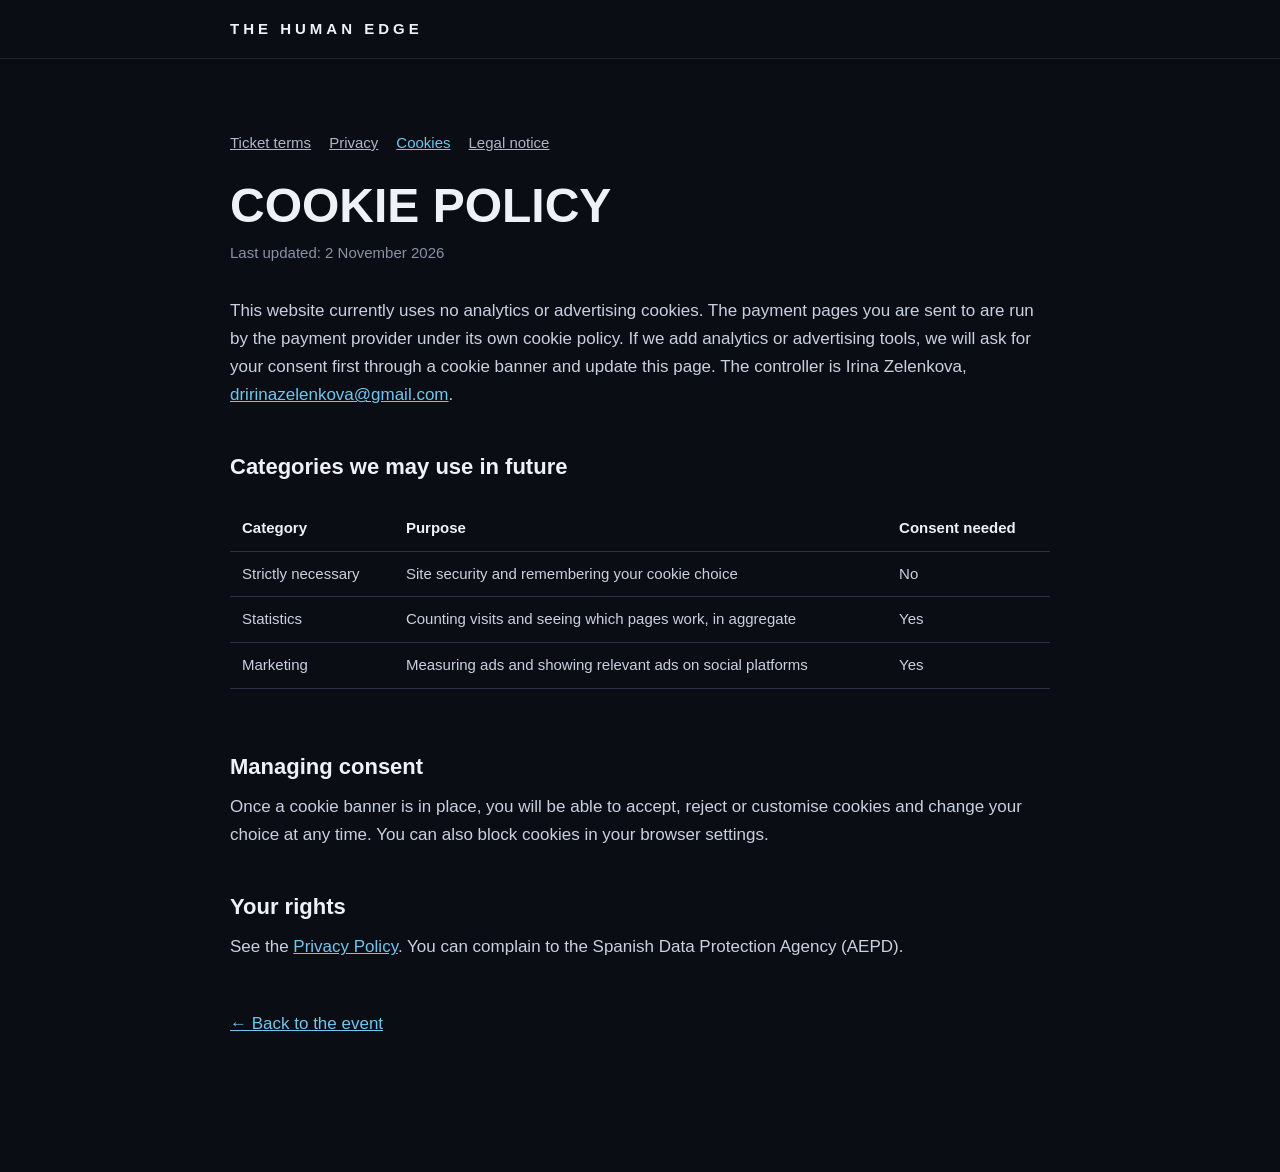
<file: cookies.html>
<!doctype html>
<html lang="en">
<head>
<meta charset="utf-8">
<meta name="viewport" content="width=device-width, initial-scale=1">
<title>Cookies · The Human Edge</title>
<meta name="robots" content="noindex">
<link rel="icon" href="assets/favicon.svg" type="image/svg+xml">
<link rel="stylesheet" href="assets/site.css">
</head>
<body>
<header class="legal-top"><div><a href="index.html">The Human Edge</a></div></header>
<main class="legal">
<nav class="legal-nav" aria-label="Legal"><a href="terms.html">Ticket terms</a><a href="privacy.html">Privacy</a><a href="cookies.html" aria-current="page">Cookies</a><a href="legal.html">Legal notice</a></nav>
<h1>Cookie policy</h1>
<p class="updated">Last updated: 2 November 2026</p>
<p>This website currently uses no analytics or advertising cookies. The payment pages you are sent to are run by the payment provider under its own cookie policy. If we add analytics or advertising tools, we will ask for your consent first through a cookie banner and update this page. The controller is Irina Zelenkova, <a href="mailto:dririnazelenkova@gmail.com">dririnazelenkova@gmail.com</a>.</p>

<h2>Categories we may use in future</h2>
<div class="table-wrap"><table>
<tr><th>Category</th><th>Purpose</th><th>Consent needed</th></tr>
<tr><td>Strictly necessary</td><td>Site security and remembering your cookie choice</td><td>No</td></tr>
<tr><td>Statistics</td><td>Counting visits and seeing which pages work, in aggregate</td><td>Yes</td></tr>
<tr><td>Marketing</td><td>Measuring ads and showing relevant ads on social platforms</td><td>Yes</td></tr>
</table></div>

<h2>Managing consent</h2>
<p>Once a cookie banner is in place, you will be able to accept, reject or customise cookies and change your choice at any time. You can also block cookies in your browser settings.</p>

<h2>Your rights</h2>
<p>See the <a href="privacy.html">Privacy Policy</a>. You can complain to the Spanish Data Protection Agency (AEPD).</p>

<p style="margin-top: 48px;"><a href="index.html">← Back to the event</a></p>
</main>
</body>
</html>
</file>
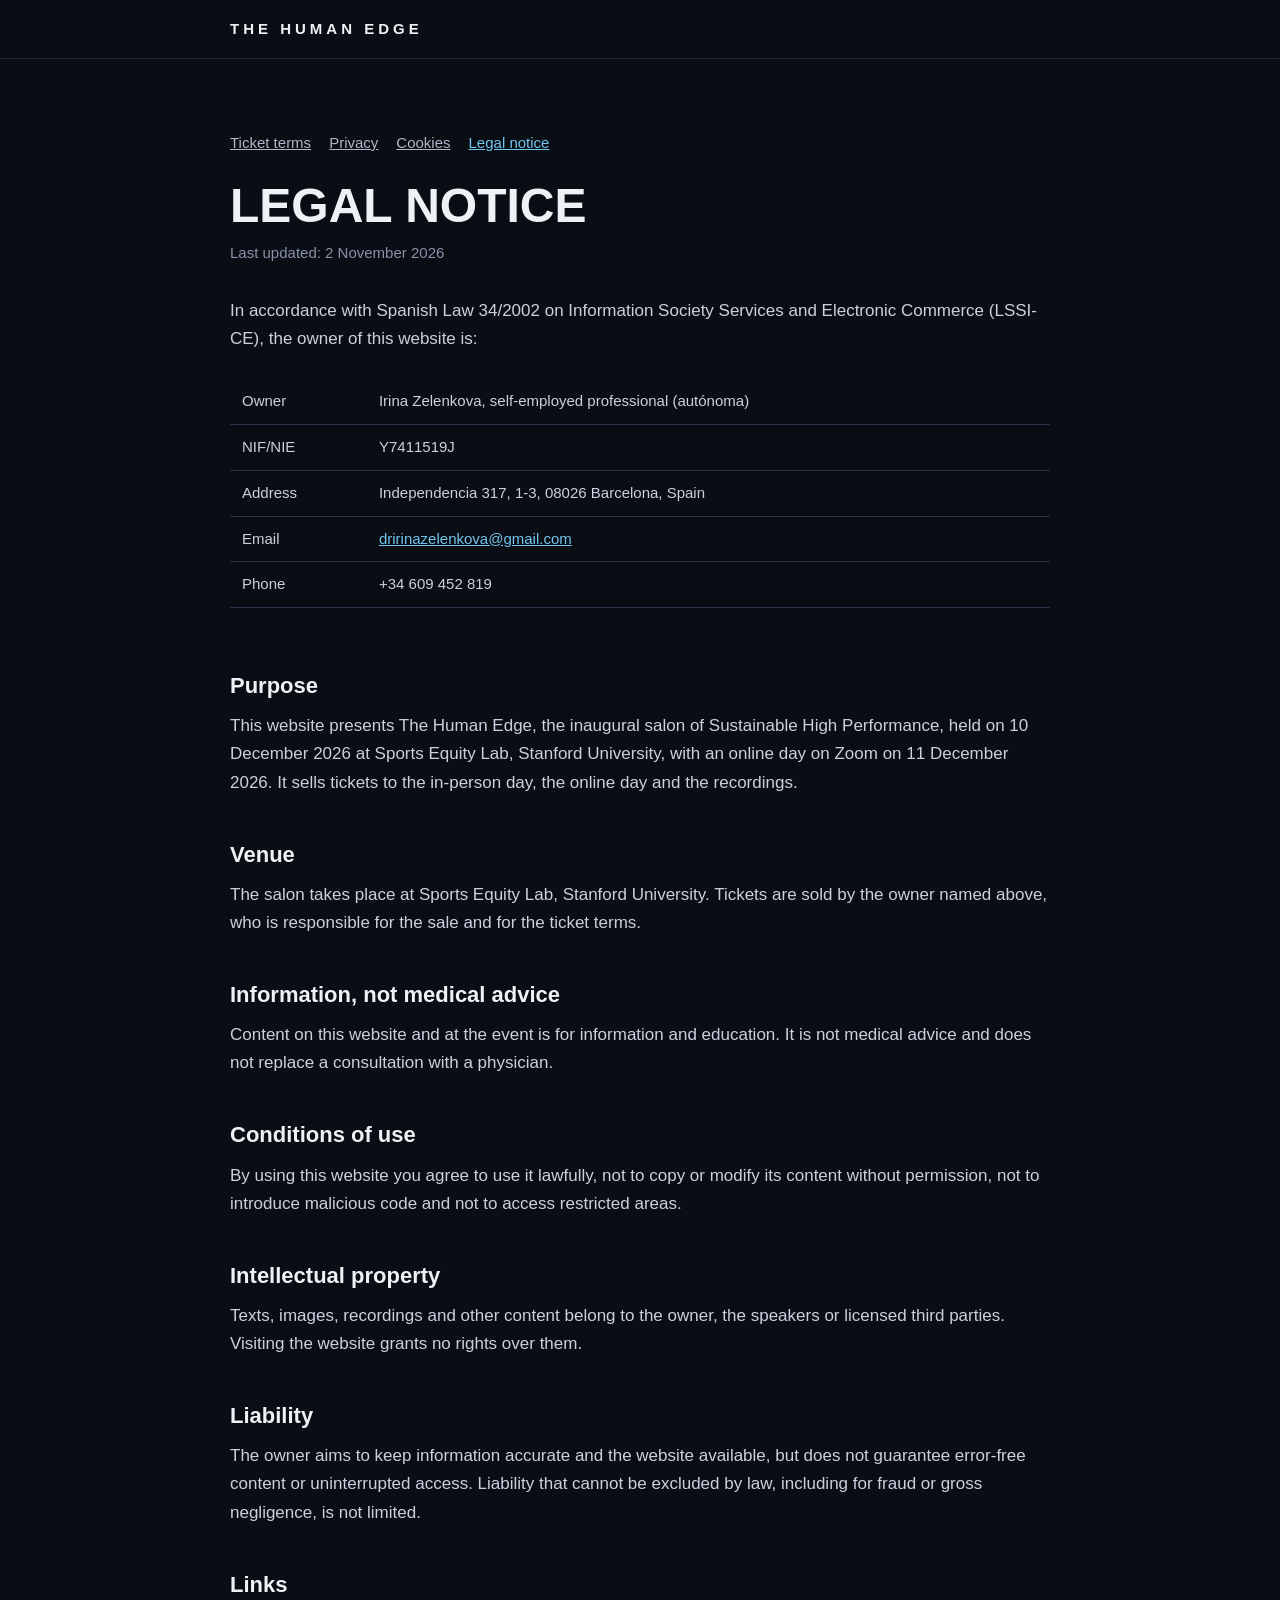
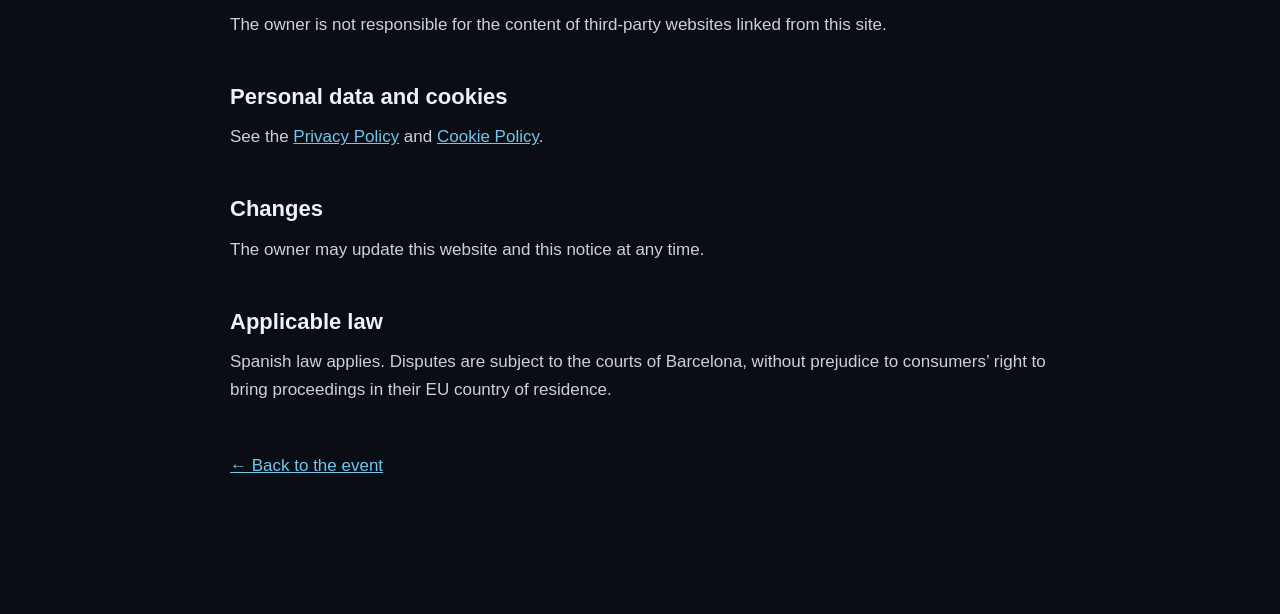
<file: legal.html>
<!doctype html>
<html lang="en">
<head>
<meta charset="utf-8">
<meta name="viewport" content="width=device-width, initial-scale=1">
<title>Legal notice · The Human Edge</title>
<meta name="robots" content="noindex">
<link rel="icon" href="assets/favicon.svg" type="image/svg+xml">
<link rel="stylesheet" href="assets/site.css">
</head>
<body>
<header class="legal-top"><div><a href="index.html">The Human Edge</a></div></header>
<main class="legal">
<nav class="legal-nav" aria-label="Legal"><a href="terms.html">Ticket terms</a><a href="privacy.html">Privacy</a><a href="cookies.html">Cookies</a><a href="legal.html" aria-current="page">Legal notice</a></nav>
<h1>Legal notice</h1>
<p class="updated">Last updated: 2 November 2026</p>
<p>In accordance with Spanish Law 34/2002 on Information Society Services and Electronic Commerce (LSSI-CE), the owner of this website is:</p>
<div class="table-wrap"><table>
<tr><td>Owner</td><td>Irina Zelenkova, self-employed professional (autónoma)</td></tr>
<tr><td>NIF/NIE</td><td>Y7411519J</td></tr>
<tr><td>Address</td><td>Independencia 317, 1-3, 08026 Barcelona, Spain</td></tr>
<tr><td>Email</td><td><a href="mailto:dririnazelenkova@gmail.com">dririnazelenkova@gmail.com</a></td></tr>
<tr><td>Phone</td><td>+34 609 452 819</td></tr>
</table></div>

<h2>Purpose</h2>
<p>This website presents The Human Edge, the inaugural salon of Sustainable High Performance, held on 10 December 2026 at Sports Equity Lab, Stanford University, with an online day on Zoom on 11 December 2026. It sells tickets to the in-person day, the online day and the recordings.</p>

<h2>Venue</h2>
<p>The salon takes place at Sports Equity Lab, Stanford University. Tickets are sold by the owner named above, who is responsible for the sale and for the ticket terms.</p>

<h2>Information, not medical advice</h2>
<p>Content on this website and at the event is for information and education. It is not medical advice and does not replace a consultation with a physician.</p>

<h2>Conditions of use</h2>
<p>By using this website you agree to use it lawfully, not to copy or modify its content without permission, not to introduce malicious code and not to access restricted areas.</p>

<h2>Intellectual property</h2>
<p>Texts, images, recordings and other content belong to the owner, the speakers or licensed third parties. Visiting the website grants no rights over them.</p>

<h2>Liability</h2>
<p>The owner aims to keep information accurate and the website available, but does not guarantee error-free content or uninterrupted access. Liability that cannot be excluded by law, including for fraud or gross negligence, is not limited.</p>

<h2>Links</h2>
<p>The owner is not responsible for the content of third-party websites linked from this site.</p>

<h2>Personal data and cookies</h2>
<p>See the <a href="privacy.html">Privacy Policy</a> and <a href="cookies.html">Cookie Policy</a>.</p>

<h2>Changes</h2>
<p>The owner may update this website and this notice at any time.</p>

<h2>Applicable law</h2>
<p>Spanish law applies. Disputes are subject to the courts of Barcelona, without prejudice to consumers’ right to bring proceedings in their EU country of residence.</p>

<p style="margin-top: 48px;"><a href="index.html">← Back to the event</a></p>
</main>
</body>
</html>
</file>
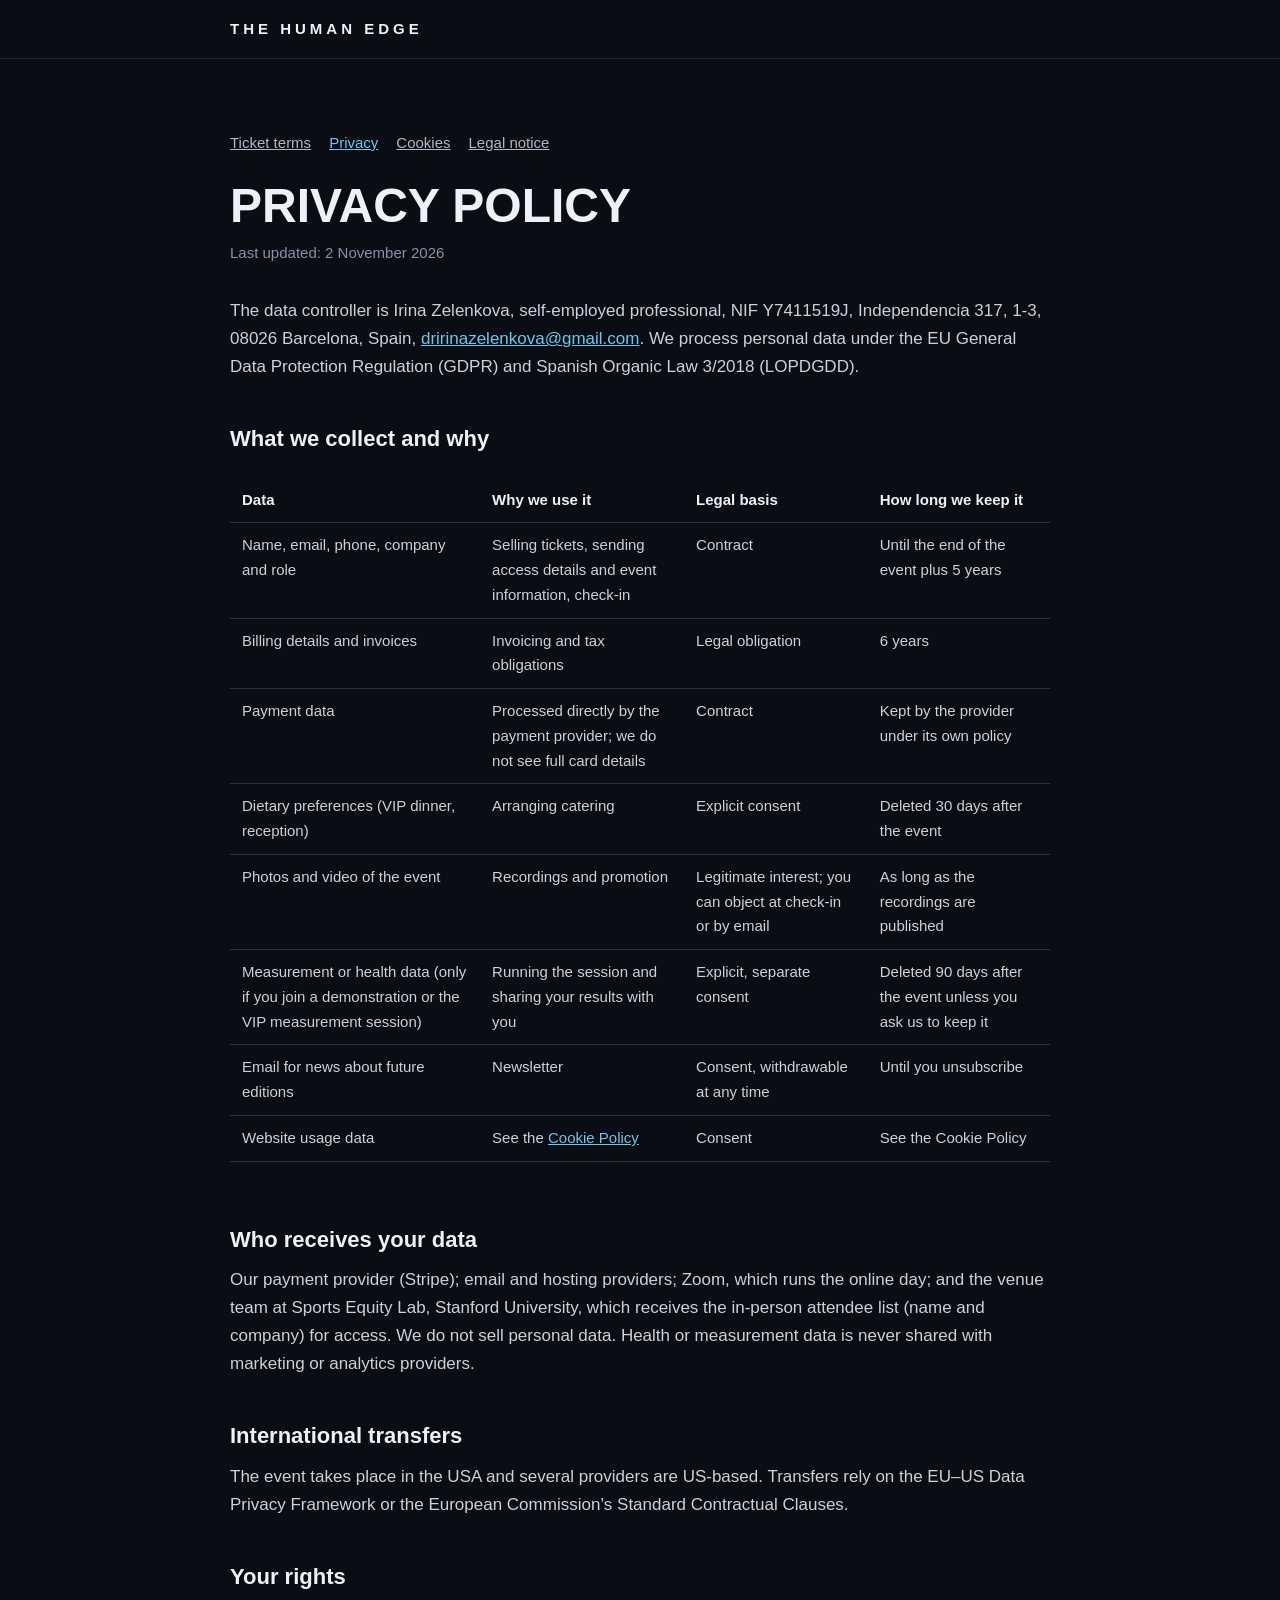
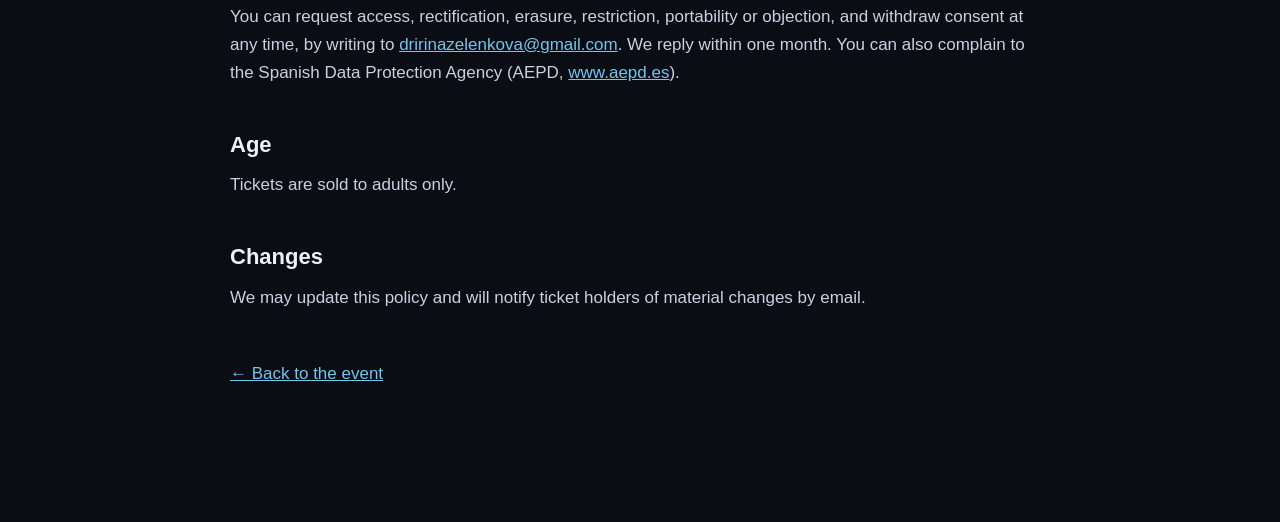
<file: privacy.html>
<!doctype html>
<html lang="en">
<head>
<meta charset="utf-8">
<meta name="viewport" content="width=device-width, initial-scale=1">
<title>Privacy · The Human Edge</title>
<meta name="robots" content="noindex">
<link rel="icon" href="assets/favicon.svg" type="image/svg+xml">
<link rel="stylesheet" href="assets/site.css">
</head>
<body>
<header class="legal-top"><div><a href="index.html">The Human Edge</a></div></header>
<main class="legal">
<nav class="legal-nav" aria-label="Legal"><a href="terms.html">Ticket terms</a><a href="privacy.html" aria-current="page">Privacy</a><a href="cookies.html">Cookies</a><a href="legal.html">Legal notice</a></nav>
<h1>Privacy policy</h1>
<p class="updated">Last updated: 2 November 2026</p>
<p>The data controller is Irina Zelenkova, self-employed professional, NIF Y7411519J, Independencia 317, 1-3, 08026 Barcelona, Spain, <a href="mailto:dririnazelenkova@gmail.com">dririnazelenkova@gmail.com</a>. We process personal data under the EU General Data Protection Regulation (GDPR) and Spanish Organic Law 3/2018 (LOPDGDD).</p>

<h2>What we collect and why</h2>
<div class="table-wrap"><table>
<tr><th>Data</th><th>Why we use it</th><th>Legal basis</th><th>How long we keep it</th></tr>
<tr><td>Name, email, phone, company and role</td><td>Selling tickets, sending access details and event information, check-in</td><td>Contract</td><td>Until the end of the event plus 5 years</td></tr>
<tr><td>Billing details and invoices</td><td>Invoicing and tax obligations</td><td>Legal obligation</td><td>6 years</td></tr>
<tr><td>Payment data</td><td>Processed directly by the payment provider; we do not see full card details</td><td>Contract</td><td>Kept by the provider under its own policy</td></tr>
<tr><td>Dietary preferences (VIP dinner, reception)</td><td>Arranging catering</td><td>Explicit consent</td><td>Deleted 30 days after the event</td></tr>
<tr><td>Photos and video of the event</td><td>Recordings and promotion</td><td>Legitimate interest; you can object at check-in or by email</td><td>As long as the recordings are published</td></tr>
<tr><td>Measurement or health data (only if you join a demonstration or the VIP measurement session)</td><td>Running the session and sharing your results with you</td><td>Explicit, separate consent</td><td>Deleted 90 days after the event unless you ask us to keep it</td></tr>
<tr><td>Email for news about future editions</td><td>Newsletter</td><td>Consent, withdrawable at any time</td><td>Until you unsubscribe</td></tr>
<tr><td>Website usage data</td><td>See the <a href="cookies.html">Cookie Policy</a></td><td>Consent</td><td>See the Cookie Policy</td></tr>
</table></div>

<h2>Who receives your data</h2>
<p>Our payment provider (Stripe); email and hosting providers; Zoom, which runs the online day; and the venue team at Sports Equity Lab, Stanford University, which receives the in-person attendee list (name and company) for access. We do not sell personal data. Health or measurement data is never shared with marketing or analytics providers.</p>

<h2>International transfers</h2>
<p>The event takes place in the USA and several providers are US-based. Transfers rely on the EU–US Data Privacy Framework or the European Commission’s Standard Contractual Clauses.</p>

<h2>Your rights</h2>
<p>You can request access, rectification, erasure, restriction, portability or objection, and withdraw consent at any time, by writing to <a href="mailto:dririnazelenkova@gmail.com">dririnazelenkova@gmail.com</a>. We reply within one month. You can also complain to the Spanish Data Protection Agency (AEPD, <a href="https://www.aepd.es">www.aepd.es</a>).</p>

<h2>Age</h2>
<p>Tickets are sold to adults only.</p>

<h2>Changes</h2>
<p>We may update this policy and will notify ticket holders of material changes by email.</p>

<p style="margin-top: 48px;"><a href="index.html">← Back to the event</a></p>
</main>
</body>
</html>
</file>
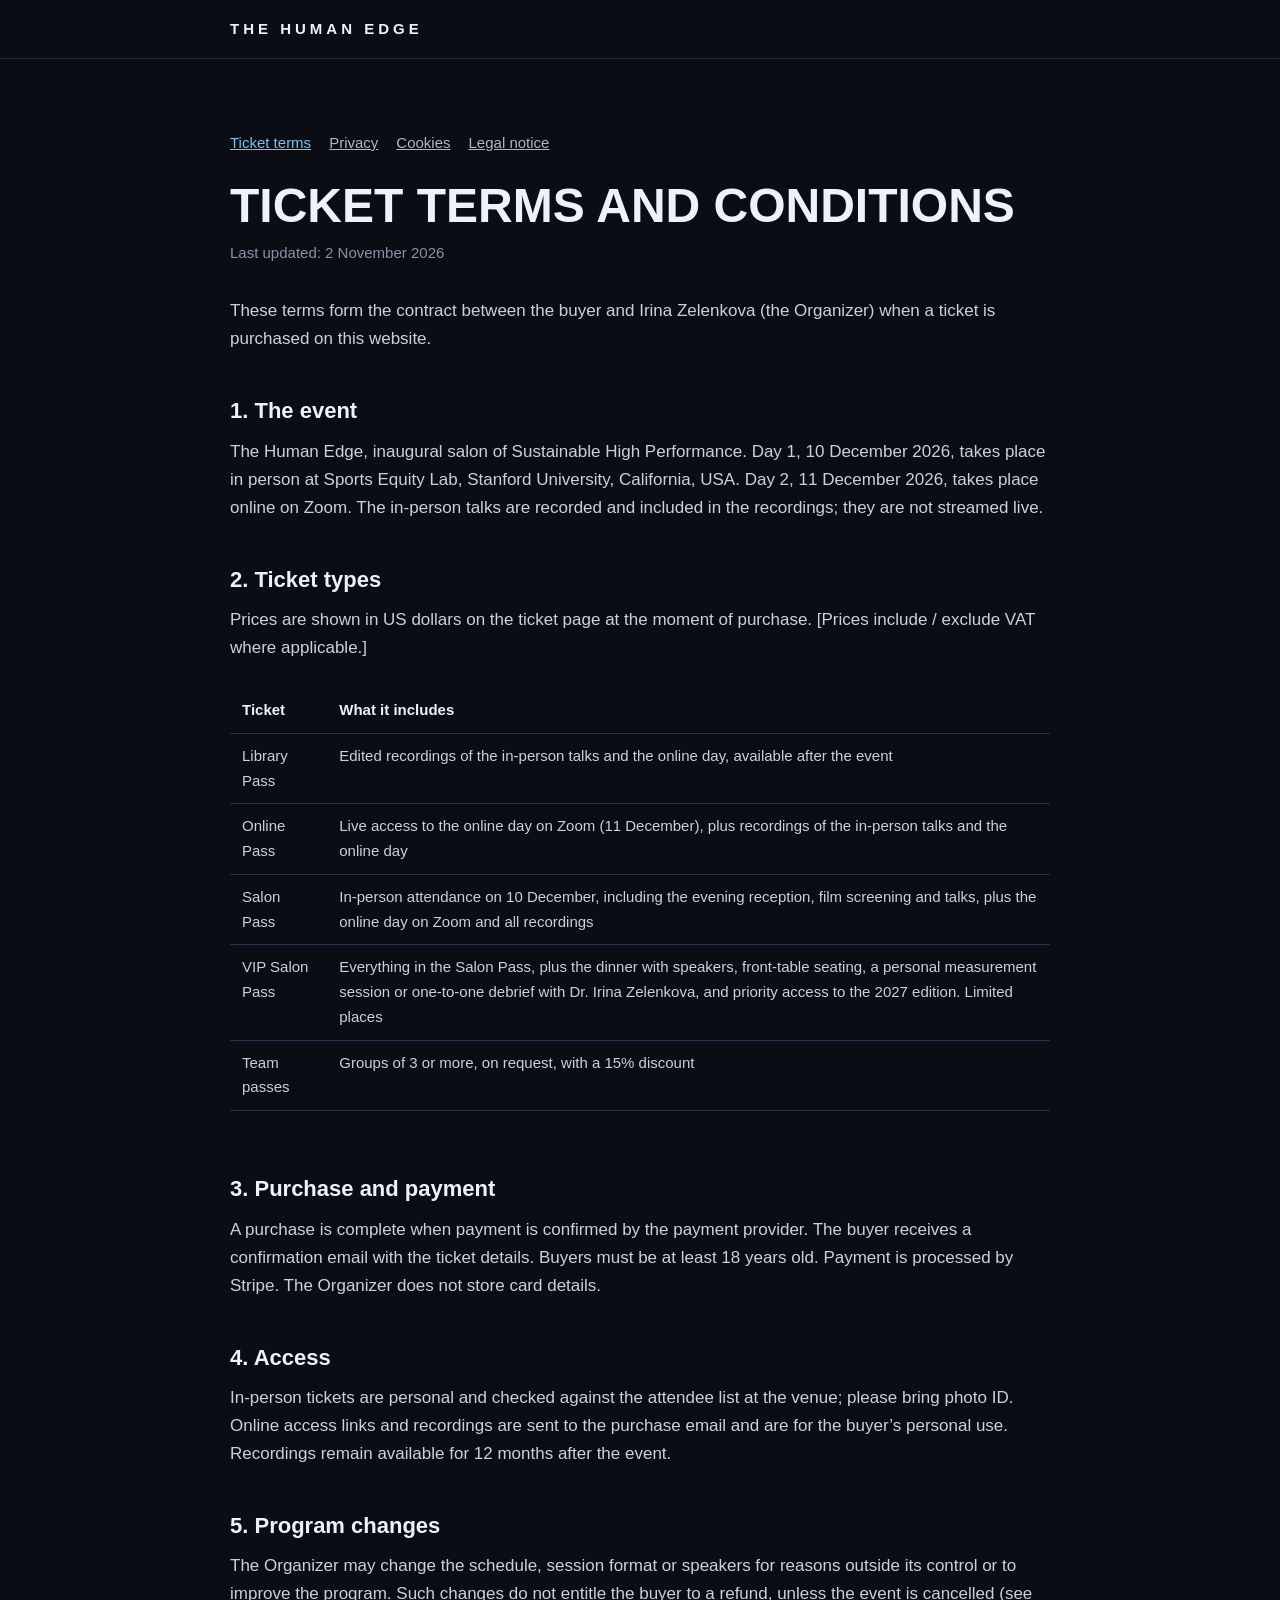
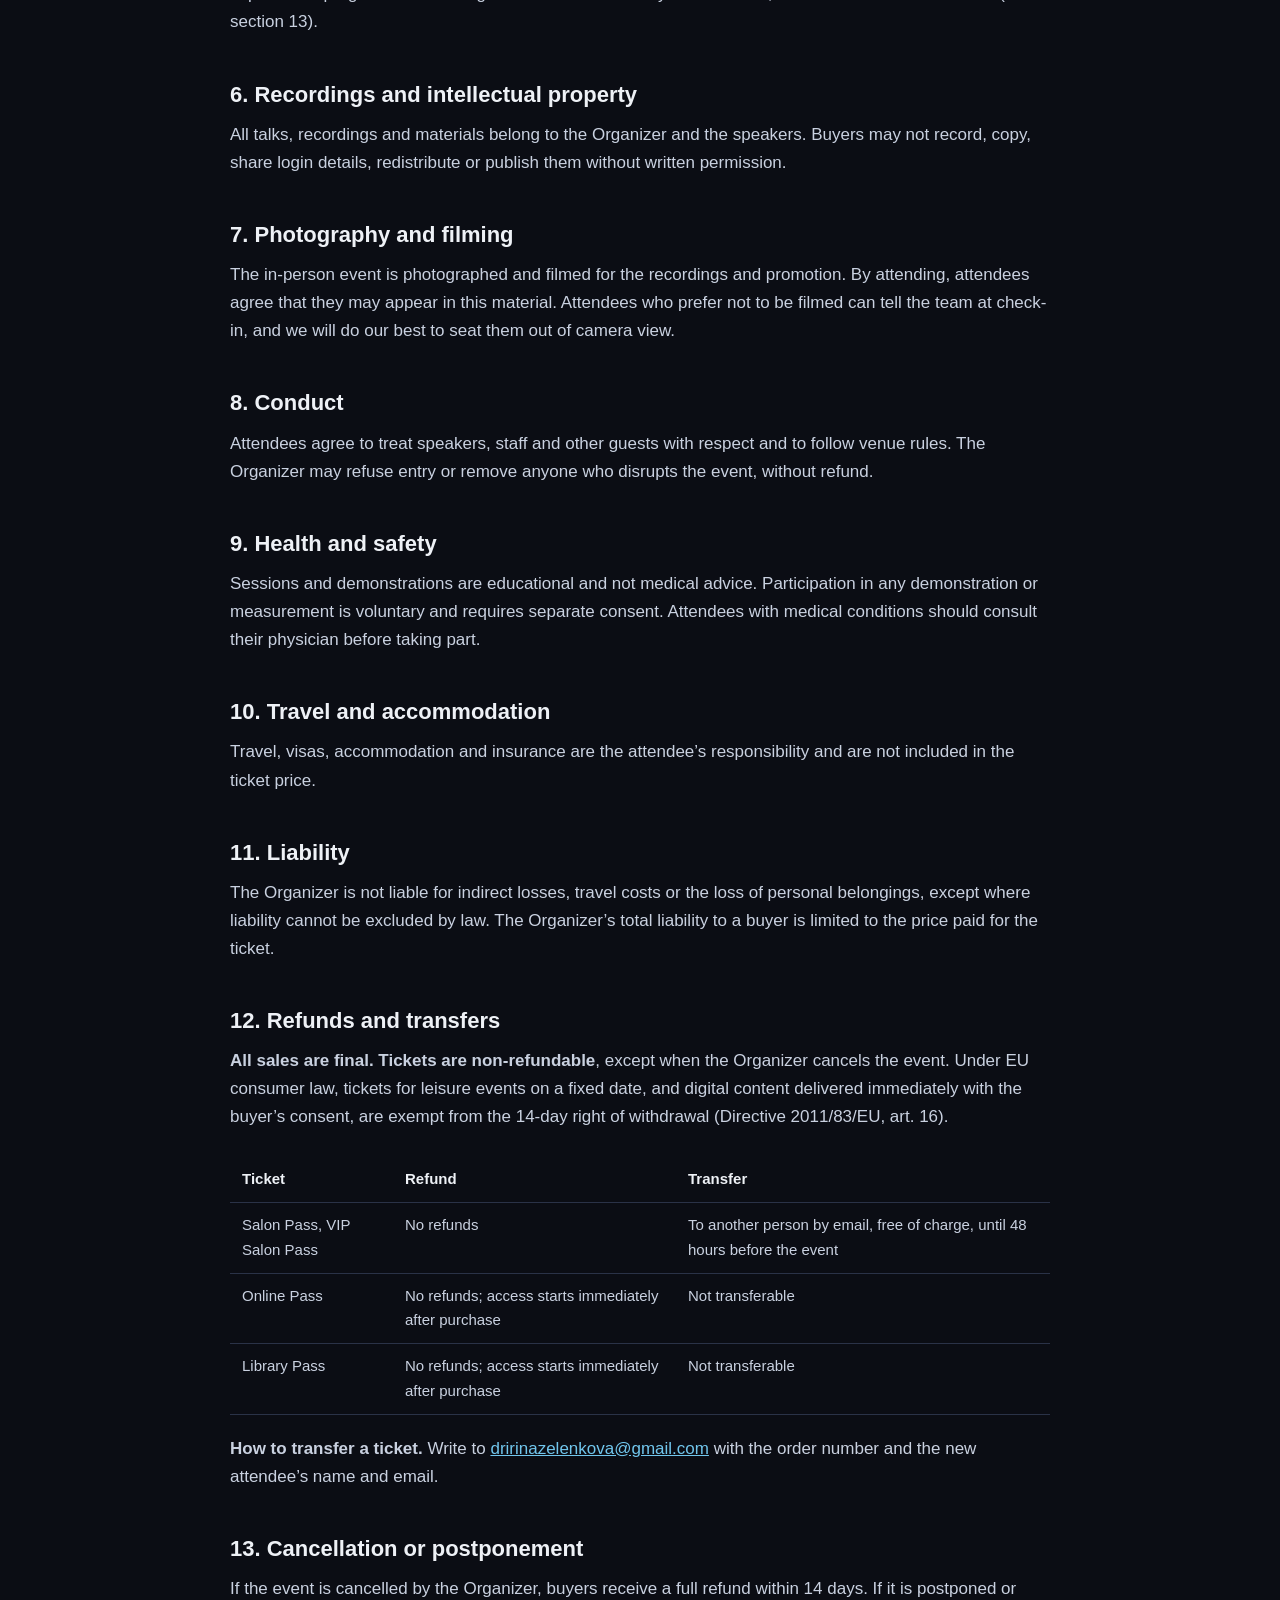
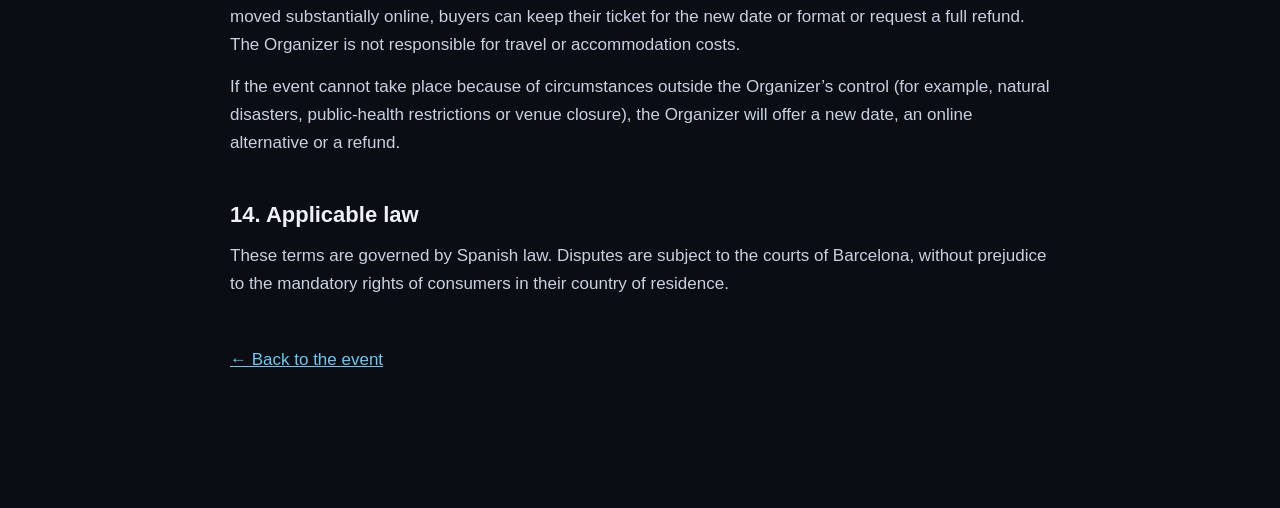
<file: terms.html>
<!doctype html>
<html lang="en">
<head>
<meta charset="utf-8">
<meta name="viewport" content="width=device-width, initial-scale=1">
<title>Ticket terms · The Human Edge</title>
<meta name="robots" content="noindex">
<link rel="icon" href="assets/favicon.svg" type="image/svg+xml">
<link rel="stylesheet" href="assets/site.css">
</head>
<body>
<header class="legal-top"><div><a href="index.html">The Human Edge</a></div></header>
<main class="legal">
<nav class="legal-nav" aria-label="Legal"><a href="terms.html" aria-current="page">Ticket terms</a><a href="privacy.html">Privacy</a><a href="cookies.html">Cookies</a><a href="legal.html">Legal notice</a></nav>
<h1>Ticket terms and conditions</h1>
<p class="updated">Last updated: 2 November 2026</p>
<p>These terms form the contract between the buyer and Irina Zelenkova (the Organizer) when a ticket is purchased on this website.</p>

<h2>1. The event</h2>
<p>The Human Edge, inaugural salon of Sustainable High Performance. Day 1, 10 December 2026, takes place in person at Sports Equity Lab, Stanford University, California, USA. Day 2, 11 December 2026, takes place online on Zoom. The in-person talks are recorded and included in the recordings; they are not streamed live.</p>

<h2>2. Ticket types</h2>
<p>Prices are shown in US dollars on the ticket page at the moment of purchase. [Prices include / exclude VAT where applicable.]</p>
<div class="table-wrap"><table>
<tr><th>Ticket</th><th>What it includes</th></tr>
<tr><td>Library Pass</td><td>Edited recordings of the in-person talks and the online day, available after the event</td></tr>
<tr><td>Online Pass</td><td>Live access to the online day on Zoom (11 December), plus recordings of the in-person talks and the online day</td></tr>
<tr><td>Salon Pass</td><td>In-person attendance on 10 December, including the evening reception, film screening and talks, plus the online day on Zoom and all recordings</td></tr>
<tr><td>VIP Salon Pass</td><td>Everything in the Salon Pass, plus the dinner with speakers, front-table seating, a personal measurement session or one-to-one debrief with Dr. Irina Zelenkova, and priority access to the 2027 edition. Limited places</td></tr>
<tr><td>Team passes</td><td>Groups of 3 or more, on request, with a 15% discount</td></tr>
</table></div>

<h2>3. Purchase and payment</h2>
<p>A purchase is complete when payment is confirmed by the payment provider. The buyer receives a confirmation email with the ticket details. Buyers must be at least 18 years old. Payment is processed by Stripe. The Organizer does not store card details.</p>

<h2>4. Access</h2>
<p>In-person tickets are personal and checked against the attendee list at the venue; please bring photo ID. Online access links and recordings are sent to the purchase email and are for the buyer’s personal use. Recordings remain available for 12 months after the event.</p>

<h2>5. Program changes</h2>
<p>The Organizer may change the schedule, session format or speakers for reasons outside its control or to improve the program. Such changes do not entitle the buyer to a refund, unless the event is cancelled (see section 13).</p>

<h2>6. Recordings and intellectual property</h2>
<p>All talks, recordings and materials belong to the Organizer and the speakers. Buyers may not record, copy, share login details, redistribute or publish them without written permission.</p>

<h2>7. Photography and filming</h2>
<p>The in-person event is photographed and filmed for the recordings and promotion. By attending, attendees agree that they may appear in this material. Attendees who prefer not to be filmed can tell the team at check-in, and we will do our best to seat them out of camera view.</p>

<h2>8. Conduct</h2>
<p>Attendees agree to treat speakers, staff and other guests with respect and to follow venue rules. The Organizer may refuse entry or remove anyone who disrupts the event, without refund.</p>

<h2>9. Health and safety</h2>
<p>Sessions and demonstrations are educational and not medical advice. Participation in any demonstration or measurement is voluntary and requires separate consent. Attendees with medical conditions should consult their physician before taking part.</p>

<h2>10. Travel and accommodation</h2>
<p>Travel, visas, accommodation and insurance are the attendee’s responsibility and are not included in the ticket price.</p>

<h2>11. Liability</h2>
<p>The Organizer is not liable for indirect losses, travel costs or the loss of personal belongings, except where liability cannot be excluded by law. The Organizer’s total liability to a buyer is limited to the price paid for the ticket.</p>

<h2 id="refunds">12. Refunds and transfers</h2>
<p><strong>All sales are final. Tickets are non-refundable</strong>, except when the Organizer cancels the event. Under EU consumer law, tickets for leisure events on a fixed date, and digital content delivered immediately with the buyer’s consent, are exempt from the 14-day right of withdrawal (Directive 2011/83/EU, art. 16).</p>
<div class="table-wrap"><table>
<tr><th>Ticket</th><th>Refund</th><th>Transfer</th></tr>
<tr><td>Salon Pass, VIP Salon Pass</td><td>No refunds</td><td>To another person by email, free of charge, until 48 hours before the event</td></tr>
<tr><td>Online Pass</td><td>No refunds; access starts immediately after purchase</td><td>Not transferable</td></tr>
<tr><td>Library Pass</td><td>No refunds; access starts immediately after purchase</td><td>Not transferable</td></tr>
</table></div>
<p><strong>How to transfer a ticket.</strong> Write to <a href="mailto:dririnazelenkova@gmail.com">dririnazelenkova@gmail.com</a> with the order number and the new attendee’s name and email.</p>

<h2>13. Cancellation or postponement</h2>
<p>If the event is cancelled by the Organizer, buyers receive a full refund within 14 days. If it is postponed or moved substantially online, buyers can keep their ticket for the new date or format or request a full refund. The Organizer is not responsible for travel or accommodation costs.</p>
<p>If the event cannot take place because of circumstances outside the Organizer’s control (for example, natural disasters, public-health restrictions or venue closure), the Organizer will offer a new date, an online alternative or a refund.</p>

<h2>14. Applicable law</h2>
<p>These terms are governed by Spanish law. Disputes are subject to the courts of Barcelona, without prejudice to the mandatory rights of consumers in their country of residence.</p>

<p style="margin-top: 48px;"><a href="index.html">← Back to the event</a></p>
</main>
</body>
</html>
</file>
<file: assets/site.css>
html { scroll-behavior: smooth; }
body { margin: 0; background: #0B0D14; -webkit-font-smoothing: antialiased; }
a { color: #71C6ED; }
a:hover { color: #A9DDF5; }
a:focus-visible, summary:focus-visible { outline: 2px solid #71C6ED; outline-offset: 3px; border-radius: 4px; }
section[id] { scroll-margin-top: 16px; }
details summary { list-style: none; position: relative; padding-right: 36px; }
details summary::-webkit-details-marker { display: none; }
details summary::after { content: "+"; position: absolute; right: 4px; top: -2px; font-size: 26px; font-weight: 400; color: #71C6ED; }
details[open] summary::after { content: "–"; }
@media (max-width: 760px) {
  .hero-img { left: 0 !important; opacity: .45; }
  .hero-shade { background: rgba(11,13,20,.35) !important; }
}
footer a { color: #AEB7C9; }
footer a:hover { color: #EEF1F6; }

/* Legal pages */
.legal { max-width: 820px; margin: 0 auto; padding: 72px 24px 120px; color: #C9D1E0; font-family: 'Helvetica Neue', Helvetica, Arial, sans-serif; font-size: 17px; line-height: 1.65; }
.legal h1 { color: #EEF1F6; font-size: clamp(32px, 5vw, 48px); line-height: 1.1; margin: 24px 0 8px; text-transform: uppercase; }
.legal h2 { color: #EEF1F6; font-size: 22px; margin: 40px 0 8px; }
.legal p { margin: 0 0 14px; }
.legal .updated { color: #8792A8; font-size: 15px; margin-bottom: 32px; }
.legal table { width: 100%; border-collapse: collapse; margin: 12px 0 20px; font-size: 15px; }
.legal th, .legal td { text-align: left; vertical-align: top; padding: 10px 12px; border-bottom: 1px solid #2A3247; }
.legal th { color: #EEF1F6; }
.legal .table-wrap { overflow-x: auto; }
.legal-top { border-bottom: 1px solid #1E2436; }
.legal-top div { max-width: 820px; margin: 0 auto; padding: 20px 24px; }
.legal-top a { color: #EEF1F6; text-decoration: none; font-weight: 700; letter-spacing: 4px; text-transform: uppercase; font-family: 'Helvetica Neue', Helvetica, Arial, sans-serif; font-size: 15px; }
.legal-nav { display: flex; flex-wrap: wrap; gap: 18px; font-size: 15px; }
.legal-nav a { color: #AEB7C9; }
.legal-nav a[aria-current] { color: #71C6ED; }
</file>
